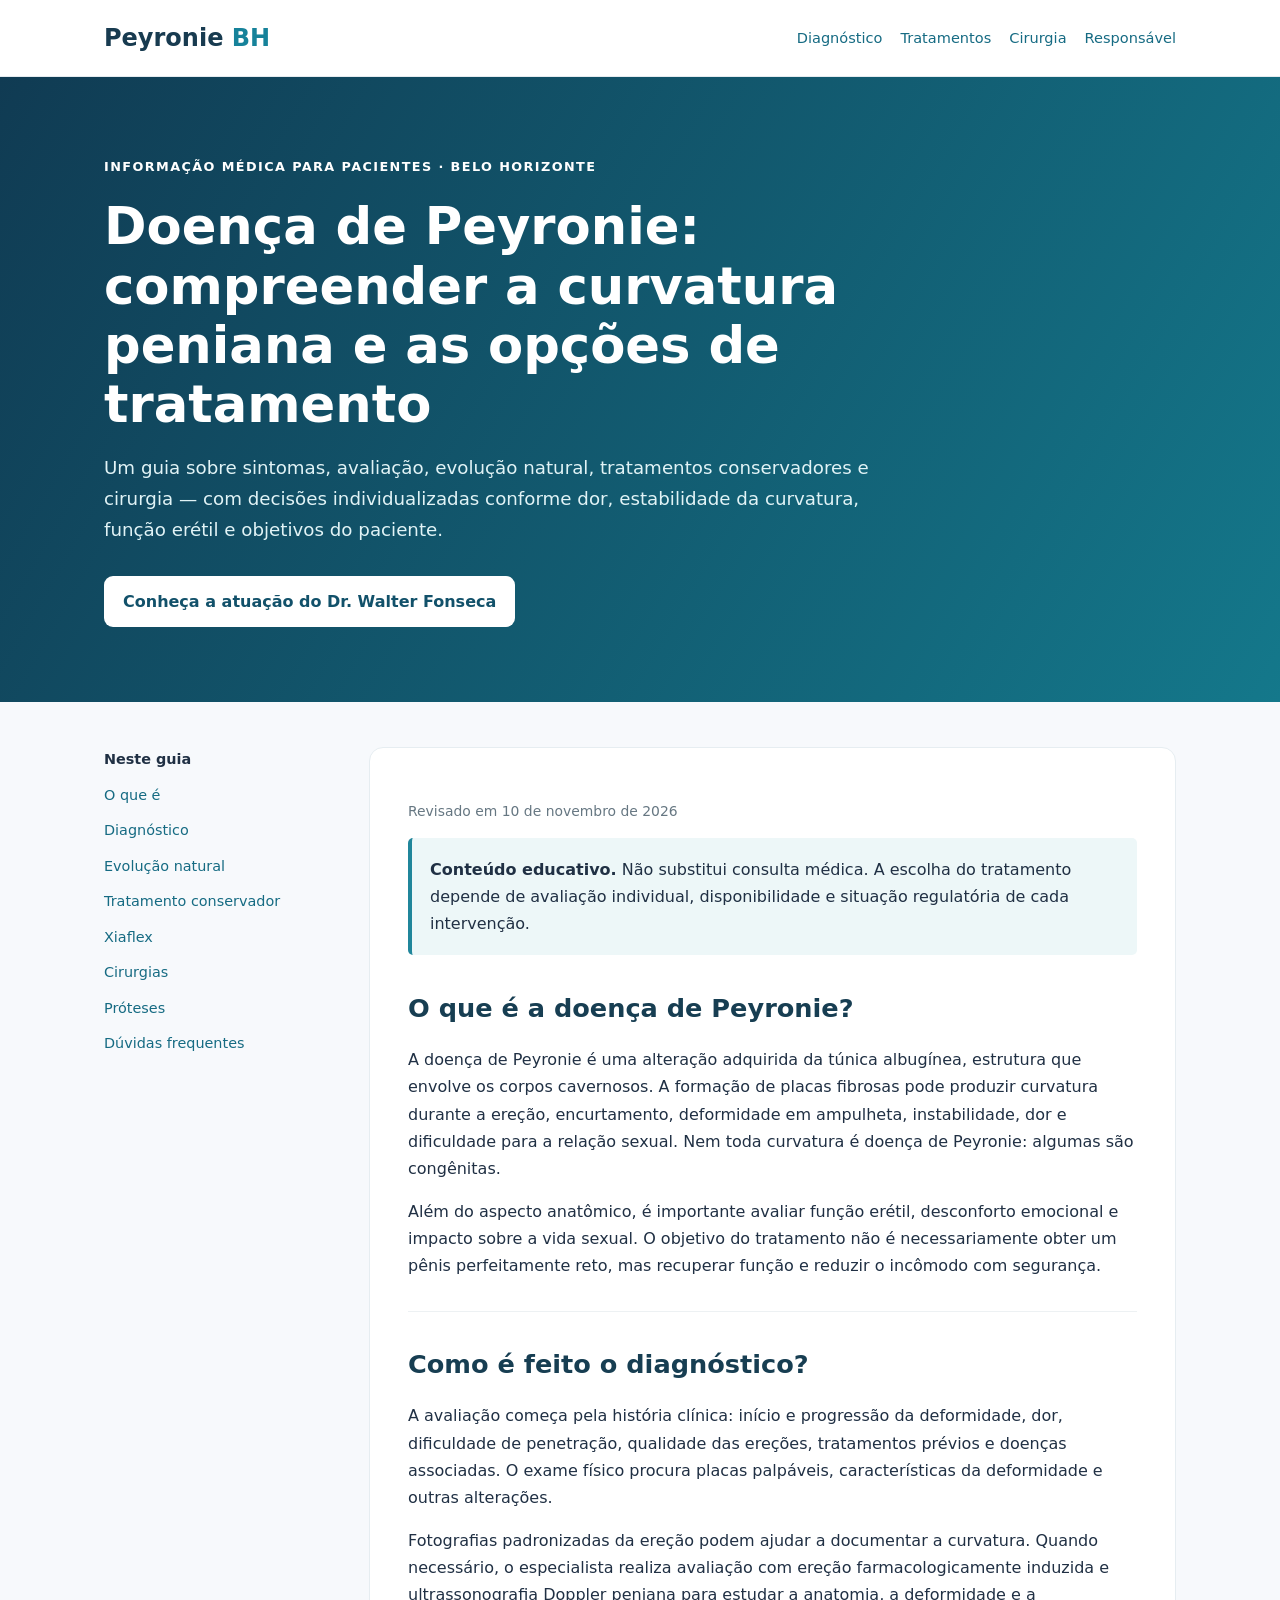
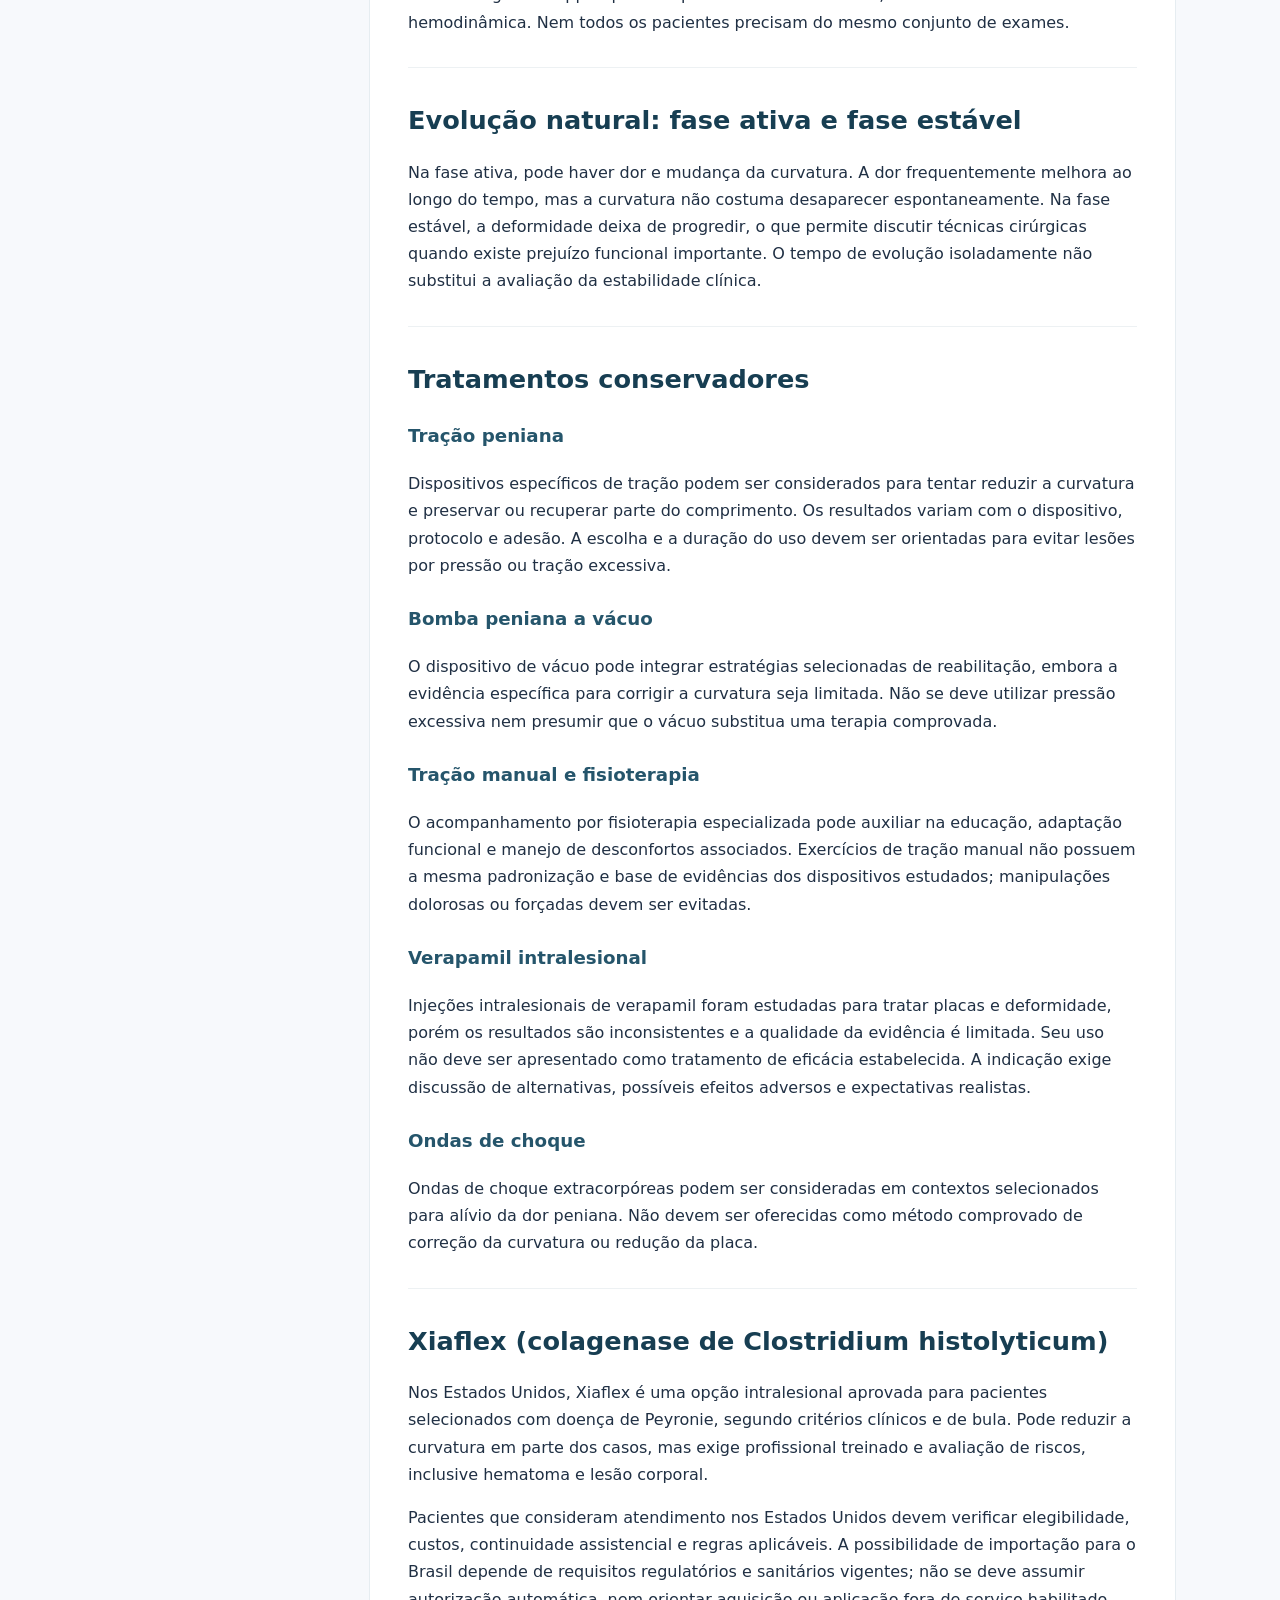
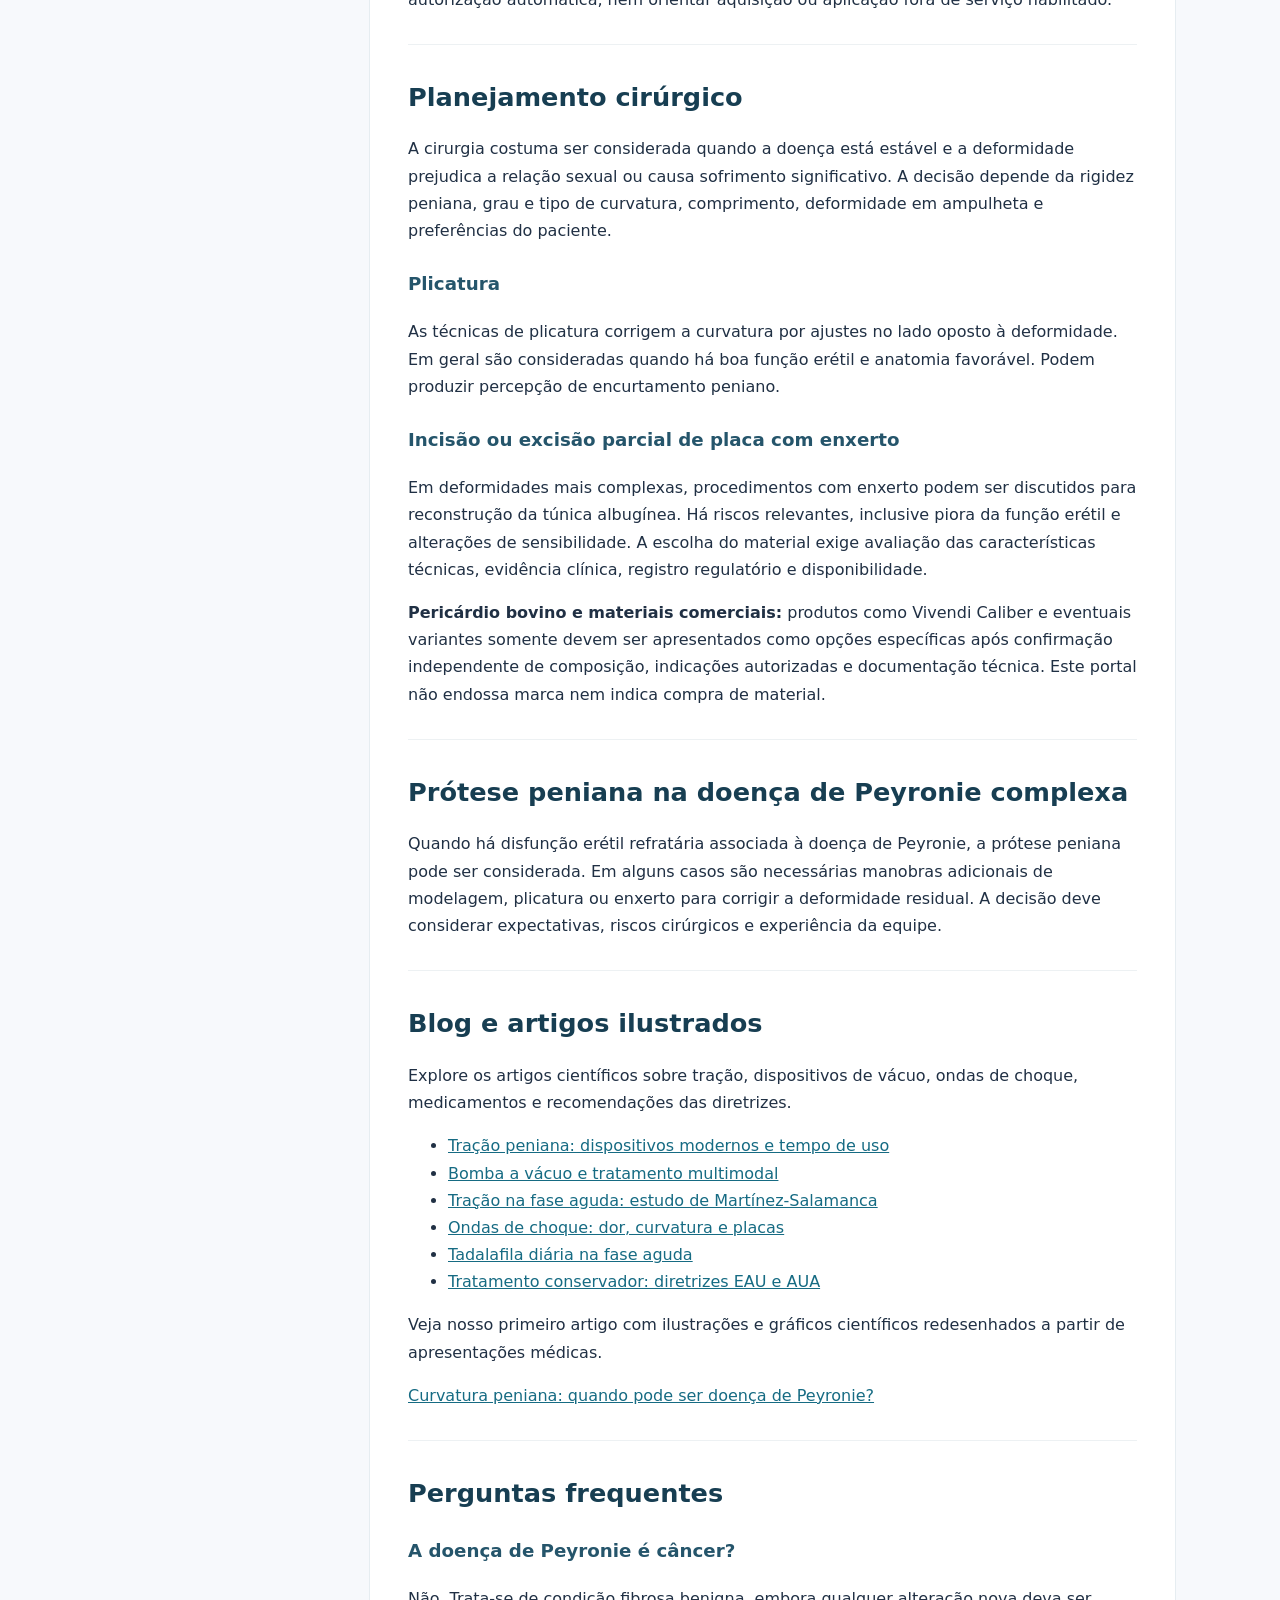
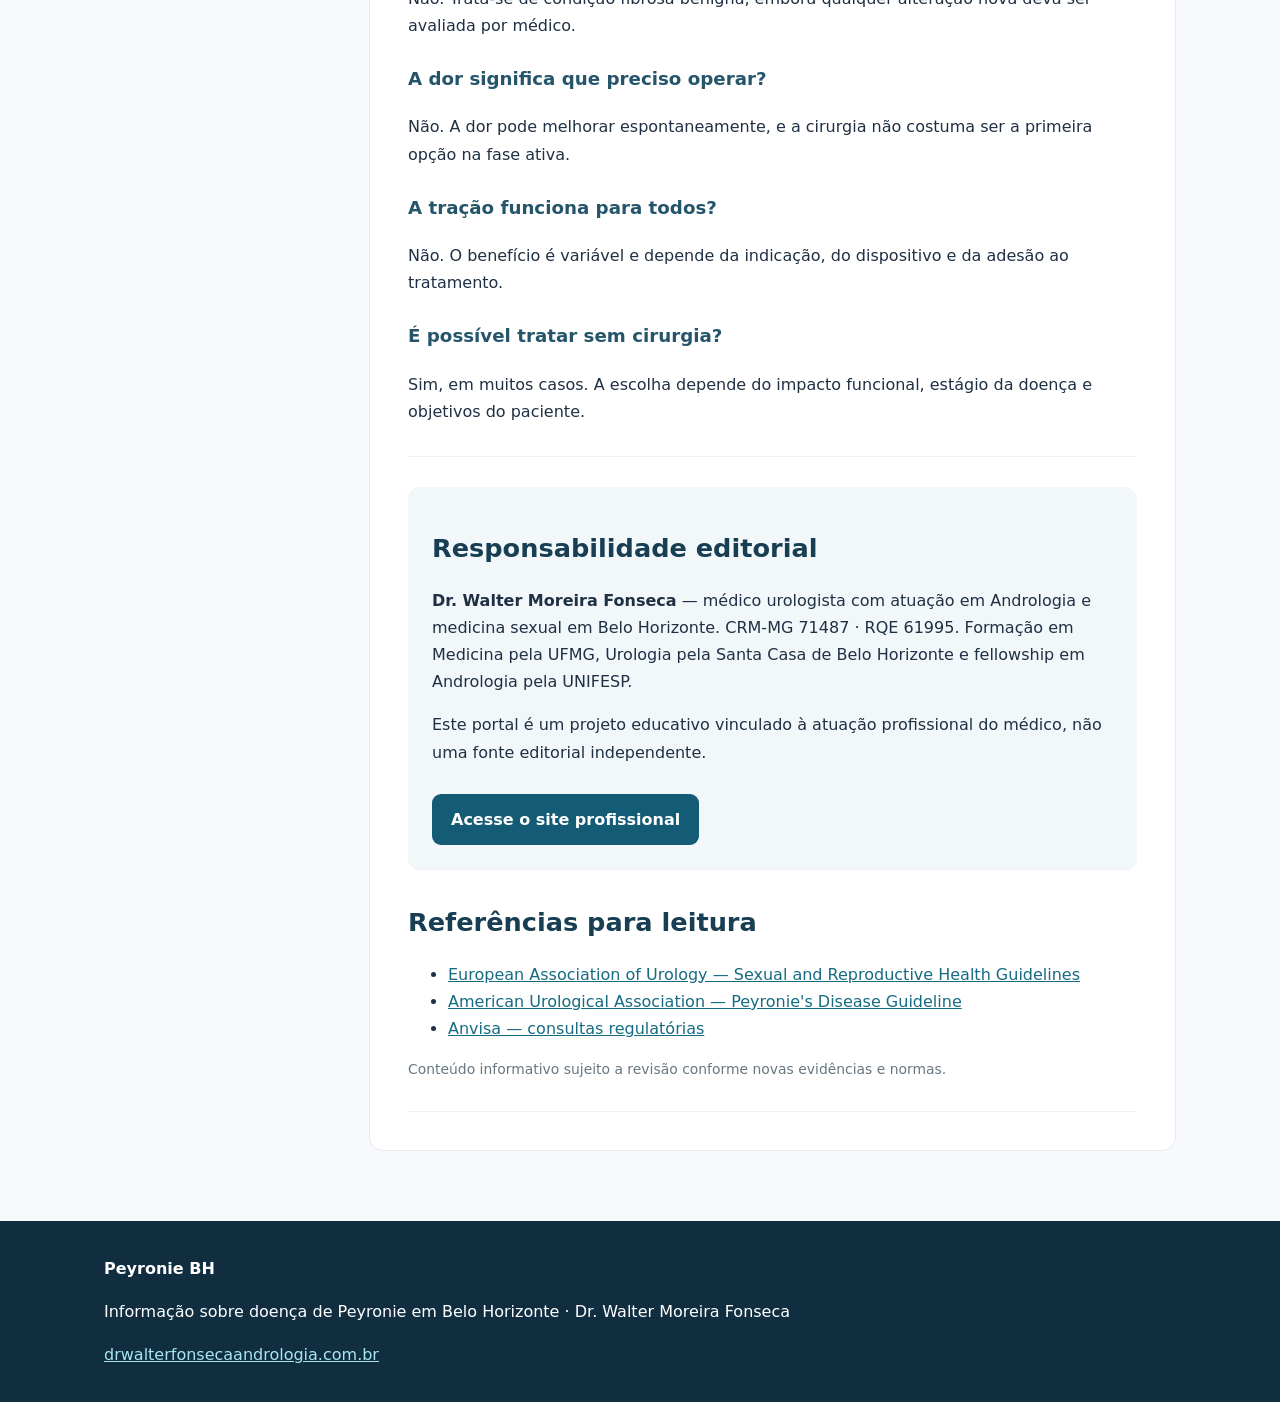
<file: index.html>
<!doctype html><html lang="pt-BR"><head><meta charset="utf-8"><meta name="viewport" content="width=device-width,initial-scale=1"><title>Peyronie BH | Doença de Peyronie: diagnóstico e tratamento</title><meta name="description" content="Guia educativo sobre doença de Peyronie em Belo Horizonte: diagnóstico, evolução, tração, fisioterapia, medicamentos, ondas de choque, cirurgia e prótese peniana."><meta name="robots" content="index,follow"><link rel="canonical" href="https://wmfonseca0310-prog.github.io/peyroniebh/"><link rel="stylesheet" href="style.css"><meta property="og:type" content="website"><meta property="og:title" content="Peyronie BH — Guia da doença de Peyronie"><meta property="og:url" content="https://wmfonseca0310-prog.github.io/peyroniebh/"><script type="application/ld+json">{"@context":"https://schema.org","@type":"WebSite","name":"Peyronie BH","url":"https://wmfonseca0310-prog.github.io/peyroniebh/","inLanguage":"pt-BR","publisher":{"@type":"Person","name":"Dr. Walter Moreira Fonseca","url":"https://drwalterfonsecaandrologia.com.br/"}}</script><script type="application/ld+json">{"@context":"https://schema.org","@type":"WebPage","name":"Peyronie BH — Doença de Peyronie","url":"https://wmfonseca0310-prog.github.io/peyroniebh/","inLanguage":"pt-BR","about":{"@type":"MedicalCondition","name":"Doença de Peyronie"},"author":{"@type":"Person","name":"Dr. Walter Moreira Fonseca","url":"https://drwalterfonsecaandrologia.com.br/"}}</script><meta property="og:description" content="Informação médica sobre doença de Peyronie, diagnóstico e opções de tratamento."><meta name="theme-color" content="#103b53"></head><body><header><div class="wrap top"><a class="brand" href="./">Peyronie <span>BH</span></a><nav><a href="#diagnostico">Diagnóstico</a><a href="#tratamentos">Tratamentos</a><a href="#cirurgia">Cirurgia</a><a href="#autor">Responsável</a></nav></div></header><main><section class="hero"><div class="wrap"><span class="eyebrow">INFORMAÇÃO MÉDICA PARA PACIENTES · BELO HORIZONTE</span><h1>Doença de Peyronie: compreender a curvatura peniana e as opções de tratamento</h1><p>Um guia sobre sintomas, avaliação, evolução natural, tratamentos conservadores e cirurgia — com decisões individualizadas conforme dor, estabilidade da curvatura, função erétil e objetivos do paciente.</p><a class="btn" href="https://drwalterfonsecaandrologia.com.br/">Conheça a atuação do Dr. Walter Fonseca</a></div></section><div class="wrap layout"><aside><strong>Neste guia</strong><a href="#entenda">O que é</a><a href="#diagnostico">Diagnóstico</a><a href="#evolucao">Evolução natural</a><a href="#tratamentos">Tratamento conservador</a><a href="#xiaflex">Xiaflex</a><a href="#cirurgia">Cirurgias</a><a href="#protese">Próteses</a><a href="#faq">Dúvidas frequentes</a></aside><article><p class="muted">Revisado em <time datetime="2026-11-10">10 de novembro de 2026</time></p><div class="notice"><strong>Conteúdo educativo.</strong> Não substitui consulta médica. A escolha do tratamento depende de avaliação individual, disponibilidade e situação regulatória de cada intervenção.</div><section id="entenda"><h2>O que é a doença de Peyronie?</h2><p>A doença de Peyronie é uma alteração adquirida da túnica albugínea, estrutura que envolve os corpos cavernosos. A formação de placas fibrosas pode produzir curvatura durante a ereção, encurtamento, deformidade em ampulheta, instabilidade, dor e dificuldade para a relação sexual. Nem toda curvatura é doença de Peyronie: algumas são congênitas.</p><p>Além do aspecto anatômico, é importante avaliar função erétil, desconforto emocional e impacto sobre a vida sexual. O objetivo do tratamento não é necessariamente obter um pênis perfeitamente reto, mas recuperar função e reduzir o incômodo com segurança.</p></section><section id="diagnostico"><h2>Como é feito o diagnóstico?</h2><p>A avaliação começa pela história clínica: início e progressão da deformidade, dor, dificuldade de penetração, qualidade das ereções, tratamentos prévios e doenças associadas. O exame físico procura placas palpáveis, características da deformidade e outras alterações.</p><p>Fotografias padronizadas da ereção podem ajudar a documentar a curvatura. Quando necessário, o especialista realiza avaliação com ereção farmacologicamente induzida e ultrassonografia Doppler peniana para estudar a anatomia, a deformidade e a hemodinâmica. Nem todos os pacientes precisam do mesmo conjunto de exames.</p></section><section id="evolucao"><h2>Evolução natural: fase ativa e fase estável</h2><p>Na fase ativa, pode haver dor e mudança da curvatura. A dor frequentemente melhora ao longo do tempo, mas a curvatura não costuma desaparecer espontaneamente. Na fase estável, a deformidade deixa de progredir, o que permite discutir técnicas cirúrgicas quando existe prejuízo funcional importante. O tempo de evolução isoladamente não substitui a avaliação da estabilidade clínica.</p></section><section id="tratamentos"><h2>Tratamentos conservadores</h2><h3>Tração peniana</h3><p>Dispositivos específicos de tração podem ser considerados para tentar reduzir a curvatura e preservar ou recuperar parte do comprimento. Os resultados variam com o dispositivo, protocolo e adesão. A escolha e a duração do uso devem ser orientadas para evitar lesões por pressão ou tração excessiva.</p><h3>Bomba peniana a vácuo</h3><p>O dispositivo de vácuo pode integrar estratégias selecionadas de reabilitação, embora a evidência específica para corrigir a curvatura seja limitada. Não se deve utilizar pressão excessiva nem presumir que o vácuo substitua uma terapia comprovada.</p><h3>Tração manual e fisioterapia</h3><p>O acompanhamento por fisioterapia especializada pode auxiliar na educação, adaptação funcional e manejo de desconfortos associados. Exercícios de tração manual não possuem a mesma padronização e base de evidências dos dispositivos estudados; manipulações dolorosas ou forçadas devem ser evitadas.</p><h3>Verapamil intralesional</h3><p>Injeções intralesionais de verapamil foram estudadas para tratar placas e deformidade, porém os resultados são inconsistentes e a qualidade da evidência é limitada. Seu uso não deve ser apresentado como tratamento de eficácia estabelecida. A indicação exige discussão de alternativas, possíveis efeitos adversos e expectativas realistas.</p><h3>Ondas de choque</h3><p>Ondas de choque extracorpóreas podem ser consideradas em contextos selecionados para alívio da dor peniana. Não devem ser oferecidas como método comprovado de correção da curvatura ou redução da placa.</p></section><section id="xiaflex"><h2>Xiaflex (colagenase de Clostridium histolyticum)</h2><p>Nos Estados Unidos, Xiaflex é uma opção intralesional aprovada para pacientes selecionados com doença de Peyronie, segundo critérios clínicos e de bula. Pode reduzir a curvatura em parte dos casos, mas exige profissional treinado e avaliação de riscos, inclusive hematoma e lesão corporal.</p><p>Pacientes que consideram atendimento nos Estados Unidos devem verificar elegibilidade, custos, continuidade assistencial e regras aplicáveis. A possibilidade de importação para o Brasil depende de requisitos regulatórios e sanitários vigentes; não se deve assumir autorização automática, nem orientar aquisição ou aplicação fora de serviço habilitado.</p></section><section id="cirurgia"><h2>Planejamento cirúrgico</h2><p>A cirurgia costuma ser considerada quando a doença está estável e a deformidade prejudica a relação sexual ou causa sofrimento significativo. A decisão depende da rigidez peniana, grau e tipo de curvatura, comprimento, deformidade em ampulheta e preferências do paciente.</p><h3>Plicatura</h3><p>As técnicas de plicatura corrigem a curvatura por ajustes no lado oposto à deformidade. Em geral são consideradas quando há boa função erétil e anatomia favorável. Podem produzir percepção de encurtamento peniano.</p><h3>Incisão ou excisão parcial de placa com enxerto</h3><p>Em deformidades mais complexas, procedimentos com enxerto podem ser discutidos para reconstrução da túnica albugínea. Há riscos relevantes, inclusive piora da função erétil e alterações de sensibilidade. A escolha do material exige avaliação das características técnicas, evidência clínica, registro regulatório e disponibilidade.</p><p><strong>Pericárdio bovino e materiais comerciais:</strong> produtos como Vivendi Caliber e eventuais variantes somente devem ser apresentados como opções específicas após confirmação independente de composição, indicações autorizadas e documentação técnica. Este portal não endossa marca nem indica compra de material.</p></section><section id="protese"><h2>Prótese peniana na doença de Peyronie complexa</h2><p>Quando há disfunção erétil refratária associada à doença de Peyronie, a prótese peniana pode ser considerada. Em alguns casos são necessárias manobras adicionais de modelagem, plicatura ou enxerto para corrigir a deformidade residual. A decisão deve considerar expectativas, riscos cirúrgicos e experiência da equipe.</p></section><section id="blog"><h2>Blog e artigos ilustrados</h2><p>Explore os artigos científicos sobre tração, dispositivos de vácuo, ondas de choque, medicamentos e recomendações das diretrizes.</p><ul><li><a href="blog/tracao-peniana-dispositivos-restorex/">Tração peniana: dispositivos modernos e tempo de uso</a></li><li><a href="blog/bomba-vacuo-peyronie-tratamento-multimodal/">Bomba a vácuo e tratamento multimodal</a></li><li><a href="blog/peyronie-fase-aguda-tracao-martinez-salamanca/">Tração na fase aguda: estudo de Martínez-Salamanca</a></li><li><a href="blog/ondas-choque-peyronie-dor-curvatura/">Ondas de choque: dor, curvatura e placas</a></li><li><a href="blog/tadalafila-diaria-peyronie-fase-aguda/">Tadalafila diária na fase aguda</a></li><li><a href="blog/tratamento-conservador-peyronie-diretrizes-eau-aua/">Tratamento conservador: diretrizes EAU e AUA</a></li></ul><p>Veja nosso primeiro artigo com ilustrações e gráficos científicos redesenhados a partir de apresentações médicas.</p><p><a href="blog/curvatura-peniana-peyronie/">Curvatura peniana: quando pode ser doença de Peyronie?</a></p></section><section id="faq"><h2>Perguntas frequentes</h2><h3>A doença de Peyronie é câncer?</h3><p>Não. Trata-se de condição fibrosa benigna, embora qualquer alteração nova deva ser avaliada por médico.</p><h3>A dor significa que preciso operar?</h3><p>Não. A dor pode melhorar espontaneamente, e a cirurgia não costuma ser a primeira opção na fase ativa.</p><h3>A tração funciona para todos?</h3><p>Não. O benefício é variável e depende da indicação, do dispositivo e da adesão ao tratamento.</p><h3>É possível tratar sem cirurgia?</h3><p>Sim, em muitos casos. A escolha depende do impacto funcional, estágio da doença e objetivos do paciente.</p></section><section id="autor" class="author"><h2>Responsabilidade editorial</h2><p><strong>Dr. Walter Moreira Fonseca</strong> — médico urologista com atuação em Andrologia e medicina sexual em Belo Horizonte. CRM-MG 71487 · RQE 61995. Formação em Medicina pela UFMG, Urologia pela Santa Casa de Belo Horizonte e fellowship em Andrologia pela UNIFESP.</p><p>Este portal é um projeto educativo vinculado à atuação profissional do médico, não uma fonte editorial independente.</p><a class="btn" href="https://drwalterfonsecaandrologia.com.br/">Acesse o site profissional</a></section><section><h2>Referências para leitura</h2><ul><li><a href="https://uroweb.org/guidelines/sexual-and-reproductive-health" target="_blank" rel="noopener">European Association of Urology — Sexual and Reproductive Health Guidelines</a></li><li><a href="https://www.auanet.org/guidelines-and-quality/guidelines/peyronies-disease-guideline" target="_blank" rel="noopener">American Urological Association — Peyronie's Disease Guideline</a></li><li><a href="https://consultas.anvisa.gov.br/" target="_blank" rel="noopener">Anvisa — consultas regulatórias</a></li></ul><p class="muted">Conteúdo informativo sujeito a revisão conforme novas evidências e normas.</p></section></article></div></main><footer><div class="wrap"><strong>Peyronie BH</strong><p>Informação sobre doença de Peyronie em Belo Horizonte · Dr. Walter Moreira Fonseca</p><a href="https://drwalterfonsecaandrologia.com.br/">drwalterfonsecaandrologia.com.br</a></div></footer></body></html>
</file>
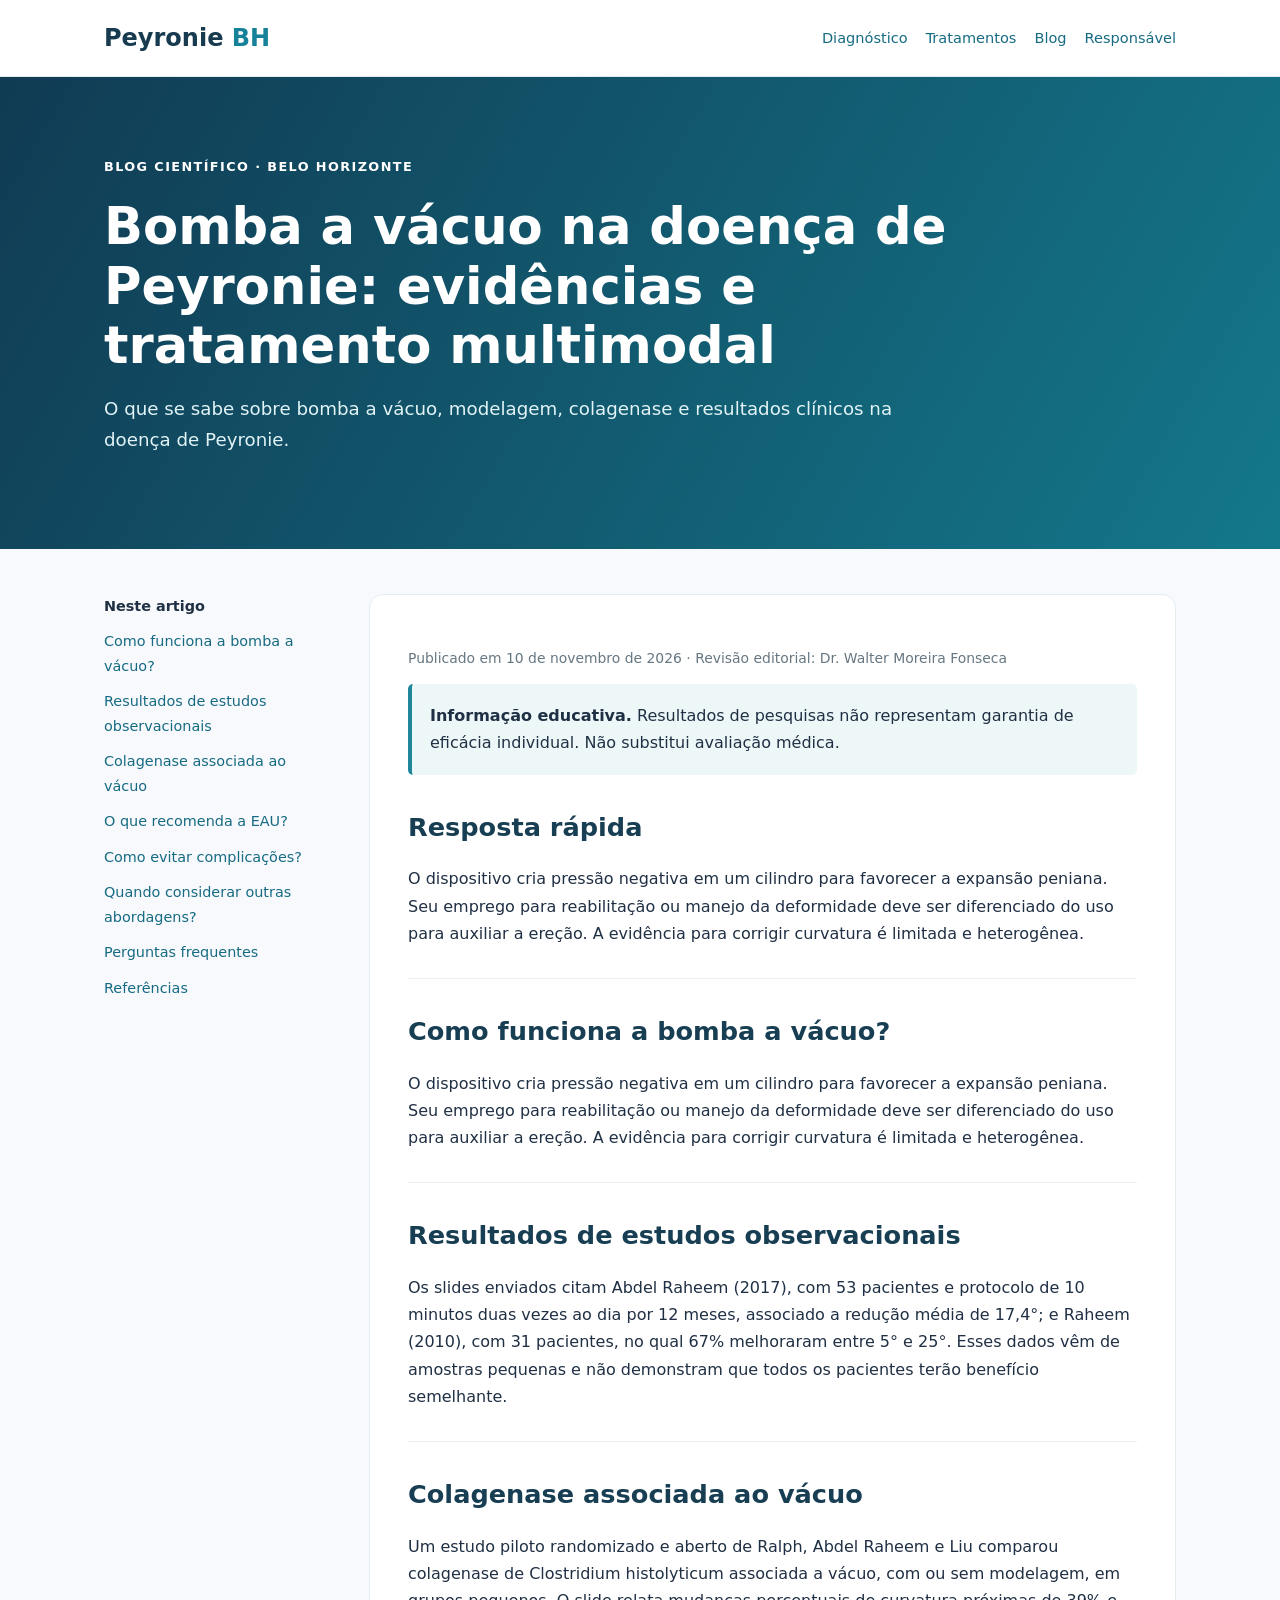
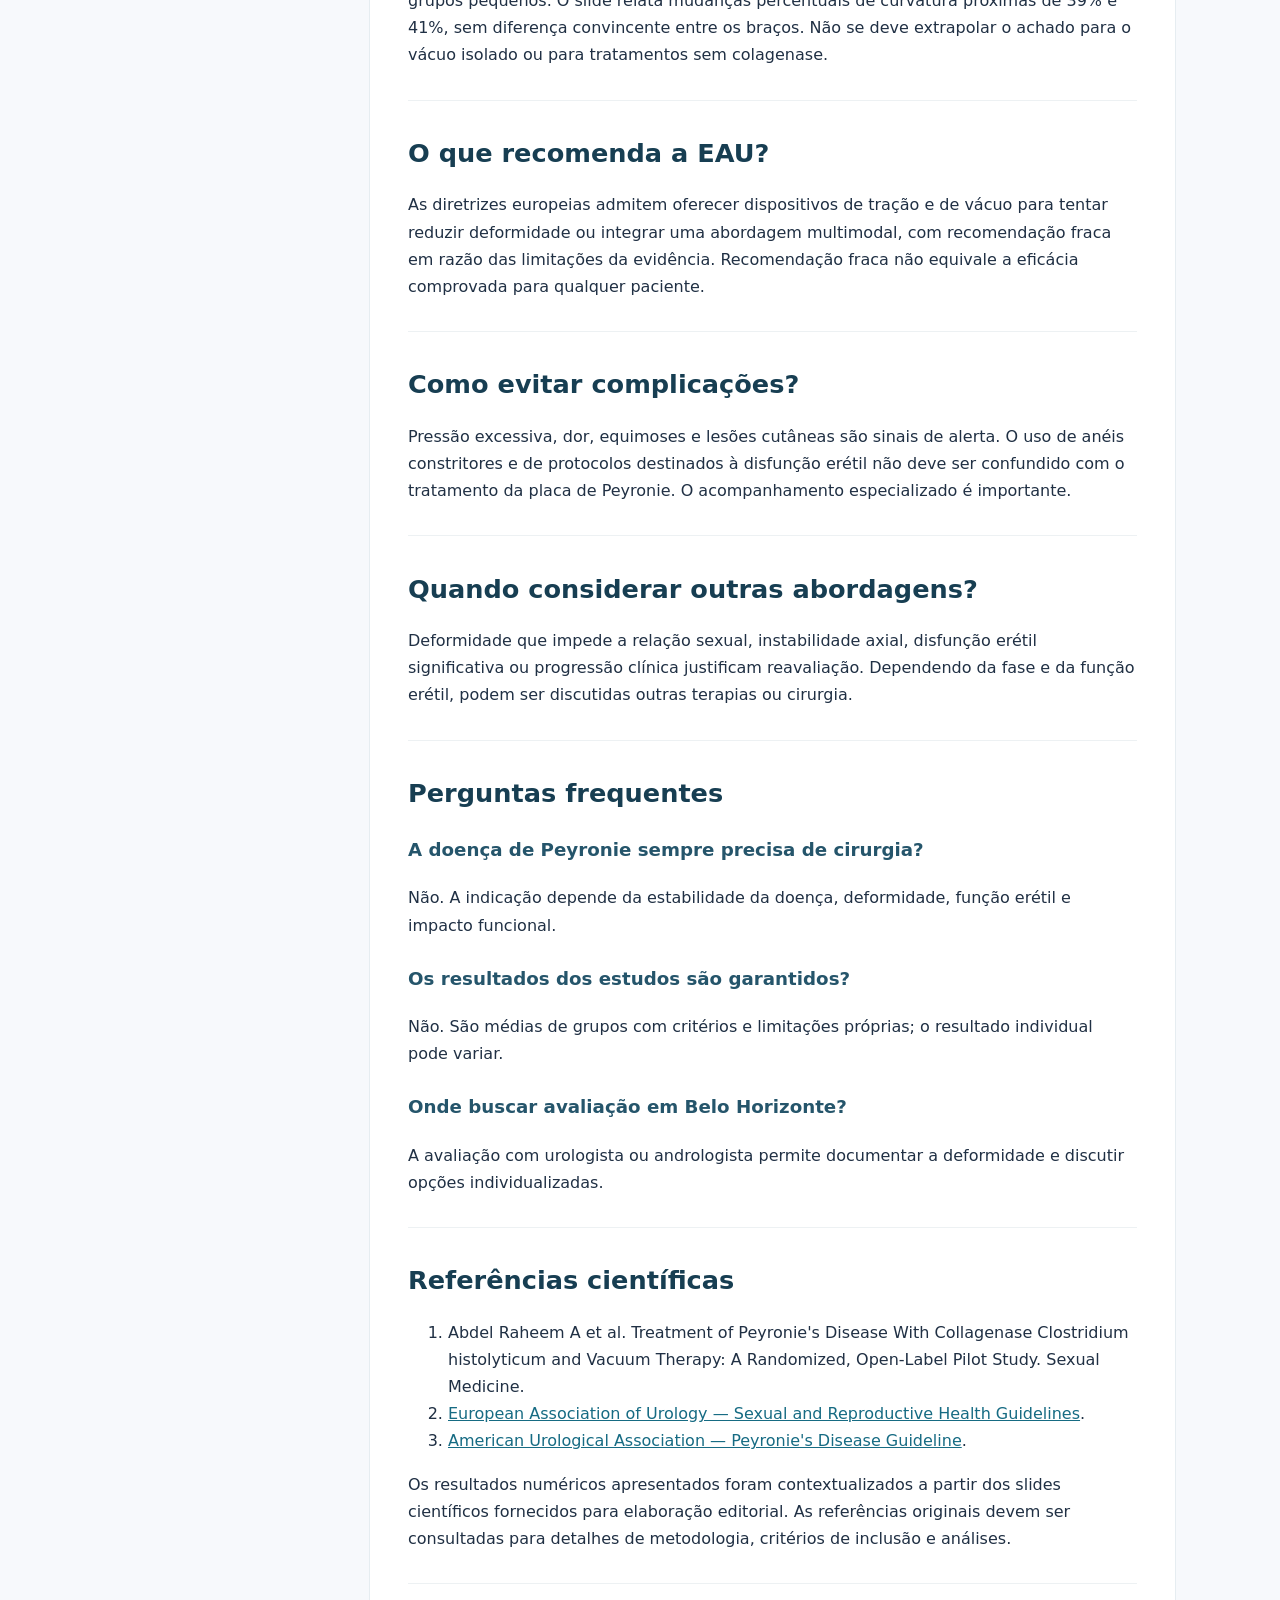
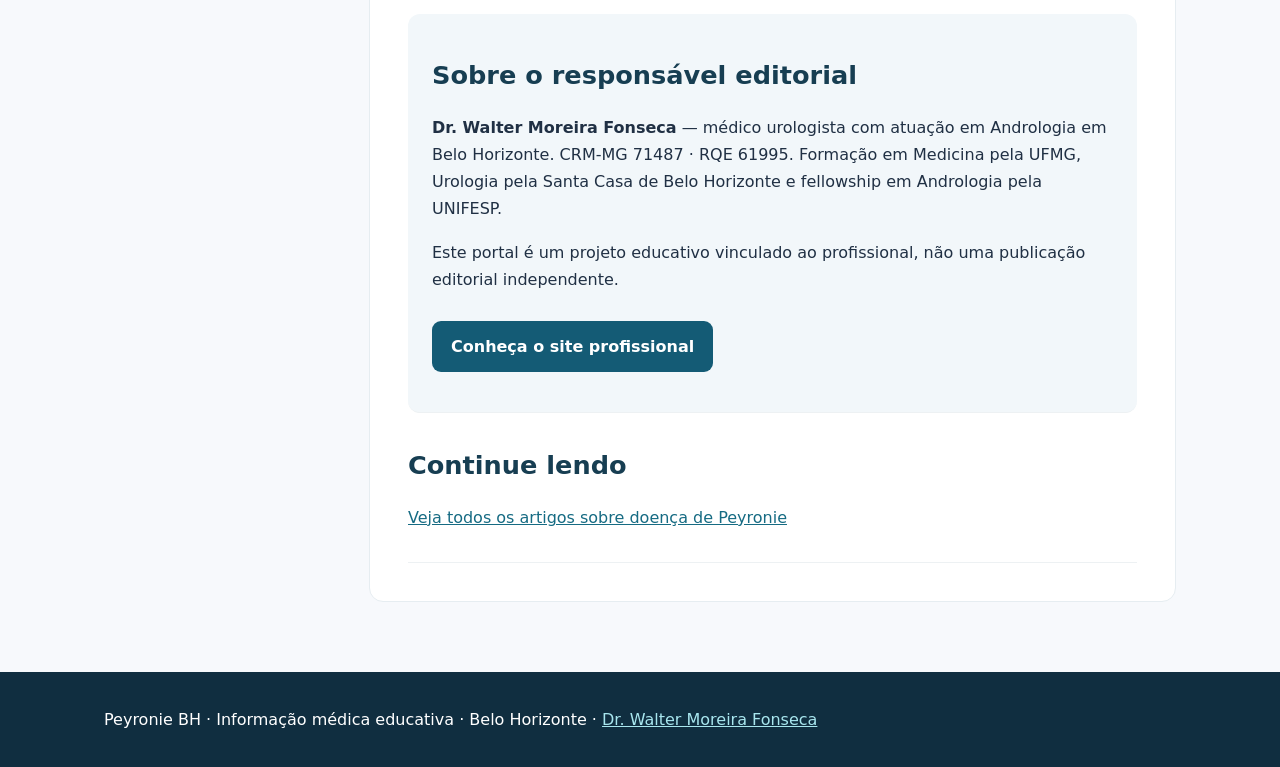
<file: blog/bomba-vacuo-peyronie-tratamento-multimodal/index.html>
<!doctype html><html lang="pt-BR"><head><meta charset="utf-8"><meta name="viewport" content="width=device-width,initial-scale=1"><title>Bomba a vácuo na doença de Peyronie: evidências e tratamento multimodal | Peyronie BH</title><meta name="description" content="O que se sabe sobre bomba a vácuo, modelagem, colagenase e resultados clínicos na doença de Peyronie."><meta name="robots" content="index,follow"><link rel="canonical" href="https://wmfonseca0310-prog.github.io/peyroniebh/blog/bomba-vacuo-peyronie-tratamento-multimodal/"><link rel="stylesheet" href="../../style.css"><meta property="og:type" content="article"><meta property="og:title" content="Bomba a vácuo na doença de Peyronie: evidências e tratamento multimodal"><meta property="og:description" content="O que se sabe sobre bomba a vácuo, modelagem, colagenase e resultados clínicos na doença de Peyronie."><meta property="og:url" content="https://wmfonseca0310-prog.github.io/peyroniebh/blog/bomba-vacuo-peyronie-tratamento-multimodal/"><script type="application/ld+json">{"@context":"https://schema.org","@type":"BlogPosting","headline":"Bomba a vácuo na doença de Peyronie: evidências e tratamento multimodal","description":"O que se sabe sobre bomba a vácuo, modelagem, colagenase e resultados clínicos na doença de Peyronie.","inLanguage":"pt-BR","mainEntityOfPage":"https://wmfonseca0310-prog.github.io/peyroniebh/blog/bomba-vacuo-peyronie-tratamento-multimodal/","datePublished":"2026-11-10","dateModified":"2026-11-10","author":{"@type":"Person","name":"Dr. Walter Moreira Fonseca","url":"https://drwalterfonsecaandrologia.com.br/"},"publisher":{"@type":"Person","name":"Dr. Walter Moreira Fonseca"}}</script><script type="application/ld+json">{"@context":"https://schema.org","@type":"FAQPage","mainEntity":[{"@type":"Question","name":"A doença de Peyronie sempre precisa de cirurgia?","acceptedAnswer":{"@type":"Answer","text":"Não. A indicação depende da estabilidade da doença, deformidade, função erétil e impacto funcional."}},{"@type":"Question","name":"Os resultados dos estudos são garantidos?","acceptedAnswer":{"@type":"Answer","text":"Não. São médias de grupos com critérios e limitações próprias; o resultado individual pode variar."}},{"@type":"Question","name":"Onde buscar avaliação em Belo Horizonte?","acceptedAnswer":{"@type":"Answer","text":"A avaliação com urologista ou andrologista permite documentar a deformidade e discutir opções individualizadas."}}]}</script></head><body><header><div class="wrap top"><a class="brand" href="../../">Peyronie <span>BH</span></a><nav><a href="../../#diagnostico">Diagnóstico</a><a href="../../#tratamentos">Tratamentos</a><a href="../../#blog">Blog</a><a href="../../#autor">Responsável</a></nav></div></header><main><section class="hero"><div class="wrap"><span class="eyebrow">BLOG CIENTÍFICO · BELO HORIZONTE</span><h1>Bomba a vácuo na doença de Peyronie: evidências e tratamento multimodal</h1><p>O que se sabe sobre bomba a vácuo, modelagem, colagenase e resultados clínicos na doença de Peyronie.</p></div></section><div class="wrap layout"><aside><strong>Neste artigo</strong><a href="#sec-1">Como funciona a bomba a vácuo?</a><a href="#sec-2">Resultados de estudos observacionais</a><a href="#sec-3">Colagenase associada ao vácuo</a><a href="#sec-4">O que recomenda a EAU?</a><a href="#sec-5">Como evitar complicações?</a><a href="#sec-6">Quando considerar outras abordagens?</a><a href="#faq">Perguntas frequentes</a><a href="#refs">Referências</a></aside><article><p class="muted">Publicado em <time datetime="2026-11-10">10 de novembro de 2026</time> · Revisão editorial: Dr. Walter Moreira Fonseca</p><div class="notice"><strong>Informação educativa.</strong> Resultados de pesquisas não representam garantia de eficácia individual. Não substitui avaliação médica.</div><section><h2>Resposta rápida</h2><p>O dispositivo cria pressão negativa em um cilindro para favorecer a expansão peniana. Seu emprego para reabilitação ou manejo da deformidade deve ser diferenciado do uso para auxiliar a ereção. A evidência para corrigir curvatura é limitada e heterogênea.</p></section><section id="sec-1"><h2>Como funciona a bomba a vácuo?</h2><p>O dispositivo cria pressão negativa em um cilindro para favorecer a expansão peniana. Seu emprego para reabilitação ou manejo da deformidade deve ser diferenciado do uso para auxiliar a ereção. A evidência para corrigir curvatura é limitada e heterogênea.</p></section><section id="sec-2"><h2>Resultados de estudos observacionais</h2><p>Os slides enviados citam Abdel Raheem (2017), com 53 pacientes e protocolo de 10 minutos duas vezes ao dia por 12 meses, associado a redução média de 17,4°; e Raheem (2010), com 31 pacientes, no qual 67% melhoraram entre 5° e 25°. Esses dados vêm de amostras pequenas e não demonstram que todos os pacientes terão benefício semelhante.</p></section><section id="sec-3"><h2>Colagenase associada ao vácuo</h2><p>Um estudo piloto randomizado e aberto de Ralph, Abdel Raheem e Liu comparou colagenase de Clostridium histolyticum associada a vácuo, com ou sem modelagem, em grupos pequenos. O slide relata mudanças percentuais de curvatura próximas de 39% e 41%, sem diferença convincente entre os braços. Não se deve extrapolar o achado para o vácuo isolado ou para tratamentos sem colagenase.</p></section><section id="sec-4"><h2>O que recomenda a EAU?</h2><p>As diretrizes europeias admitem oferecer dispositivos de tração e de vácuo para tentar reduzir deformidade ou integrar uma abordagem multimodal, com recomendação fraca em razão das limitações da evidência. Recomendação fraca não equivale a eficácia comprovada para qualquer paciente.</p></section><section id="sec-5"><h2>Como evitar complicações?</h2><p>Pressão excessiva, dor, equimoses e lesões cutâneas são sinais de alerta. O uso de anéis constritores e de protocolos destinados à disfunção erétil não deve ser confundido com o tratamento da placa de Peyronie. O acompanhamento especializado é importante.</p></section><section id="sec-6"><h2>Quando considerar outras abordagens?</h2><p>Deformidade que impede a relação sexual, instabilidade axial, disfunção erétil significativa ou progressão clínica justificam reavaliação. Dependendo da fase e da função erétil, podem ser discutidas outras terapias ou cirurgia.</p></section><section id="faq"><h2>Perguntas frequentes</h2><h3>A doença de Peyronie sempre precisa de cirurgia?</h3><p>Não. A indicação depende da estabilidade da doença, deformidade, função erétil e impacto funcional.</p><h3>Os resultados dos estudos são garantidos?</h3><p>Não. São médias de grupos com critérios e limitações próprias; o resultado individual pode variar.</p><h3>Onde buscar avaliação em Belo Horizonte?</h3><p>A avaliação com urologista ou andrologista permite documentar a deformidade e discutir opções individualizadas.</p></section><section id="refs"><h2>Referências científicas</h2><ol><li>Abdel Raheem A et al. Treatment of Peyronie's Disease With Collagenase Clostridium histolyticum and Vacuum Therapy: A Randomized, Open-Label Pilot Study. Sexual Medicine.</li><li><a href="https://uroweb.org/guidelines/sexual-and-reproductive-health" target="_blank" rel="noopener noreferrer">European Association of Urology — Sexual and Reproductive Health Guidelines</a>.</li><li><a href="https://www.auanet.org/guidelines-and-quality/guidelines/peyronies-disease-guideline" target="_blank" rel="noopener noreferrer">American Urological Association — Peyronie's Disease Guideline</a>.</li></ol><p>Os resultados numéricos apresentados foram contextualizados a partir dos slides científicos fornecidos para elaboração editorial. As referências originais devem ser consultadas para detalhes de metodologia, critérios de inclusão e análises.</p></section><section class="author"><h2>Sobre o responsável editorial</h2><p><strong>Dr. Walter Moreira Fonseca</strong> — médico urologista com atuação em Andrologia em Belo Horizonte. CRM-MG 71487 · RQE 61995. Formação em Medicina pela UFMG, Urologia pela Santa Casa de Belo Horizonte e fellowship em Andrologia pela UNIFESP.</p><p>Este portal é um projeto educativo vinculado ao profissional, não uma publicação editorial independente.</p><p><a class="btn" href="https://drwalterfonsecaandrologia.com.br/">Conheça o site profissional</a></p></section><section><h2>Continue lendo</h2><p><a href="../../#blog">Veja todos os artigos sobre doença de Peyronie</a></p></section></article></div></main><footer><div class="wrap">Peyronie BH · Informação médica educativa · Belo Horizonte · <a href="https://drwalterfonsecaandrologia.com.br/">Dr. Walter Moreira Fonseca</a></div></footer></body></html>
</file>
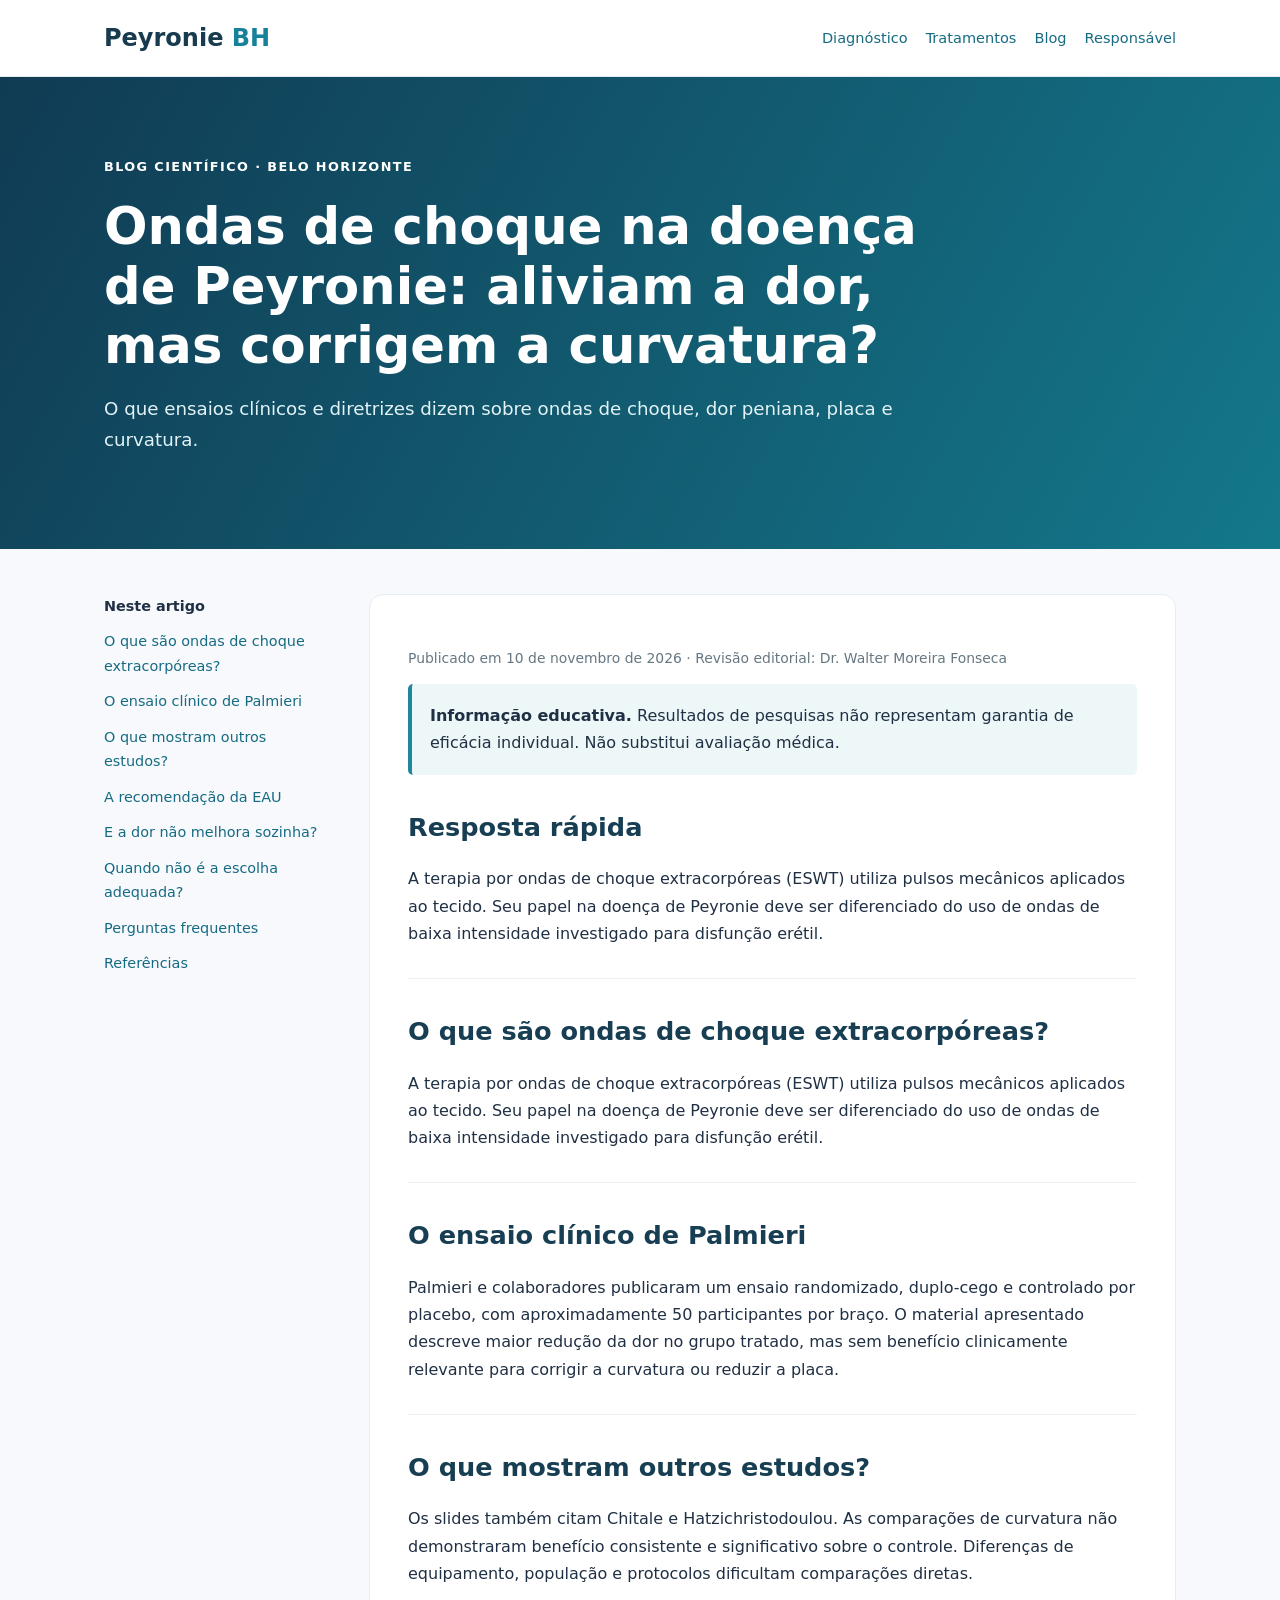
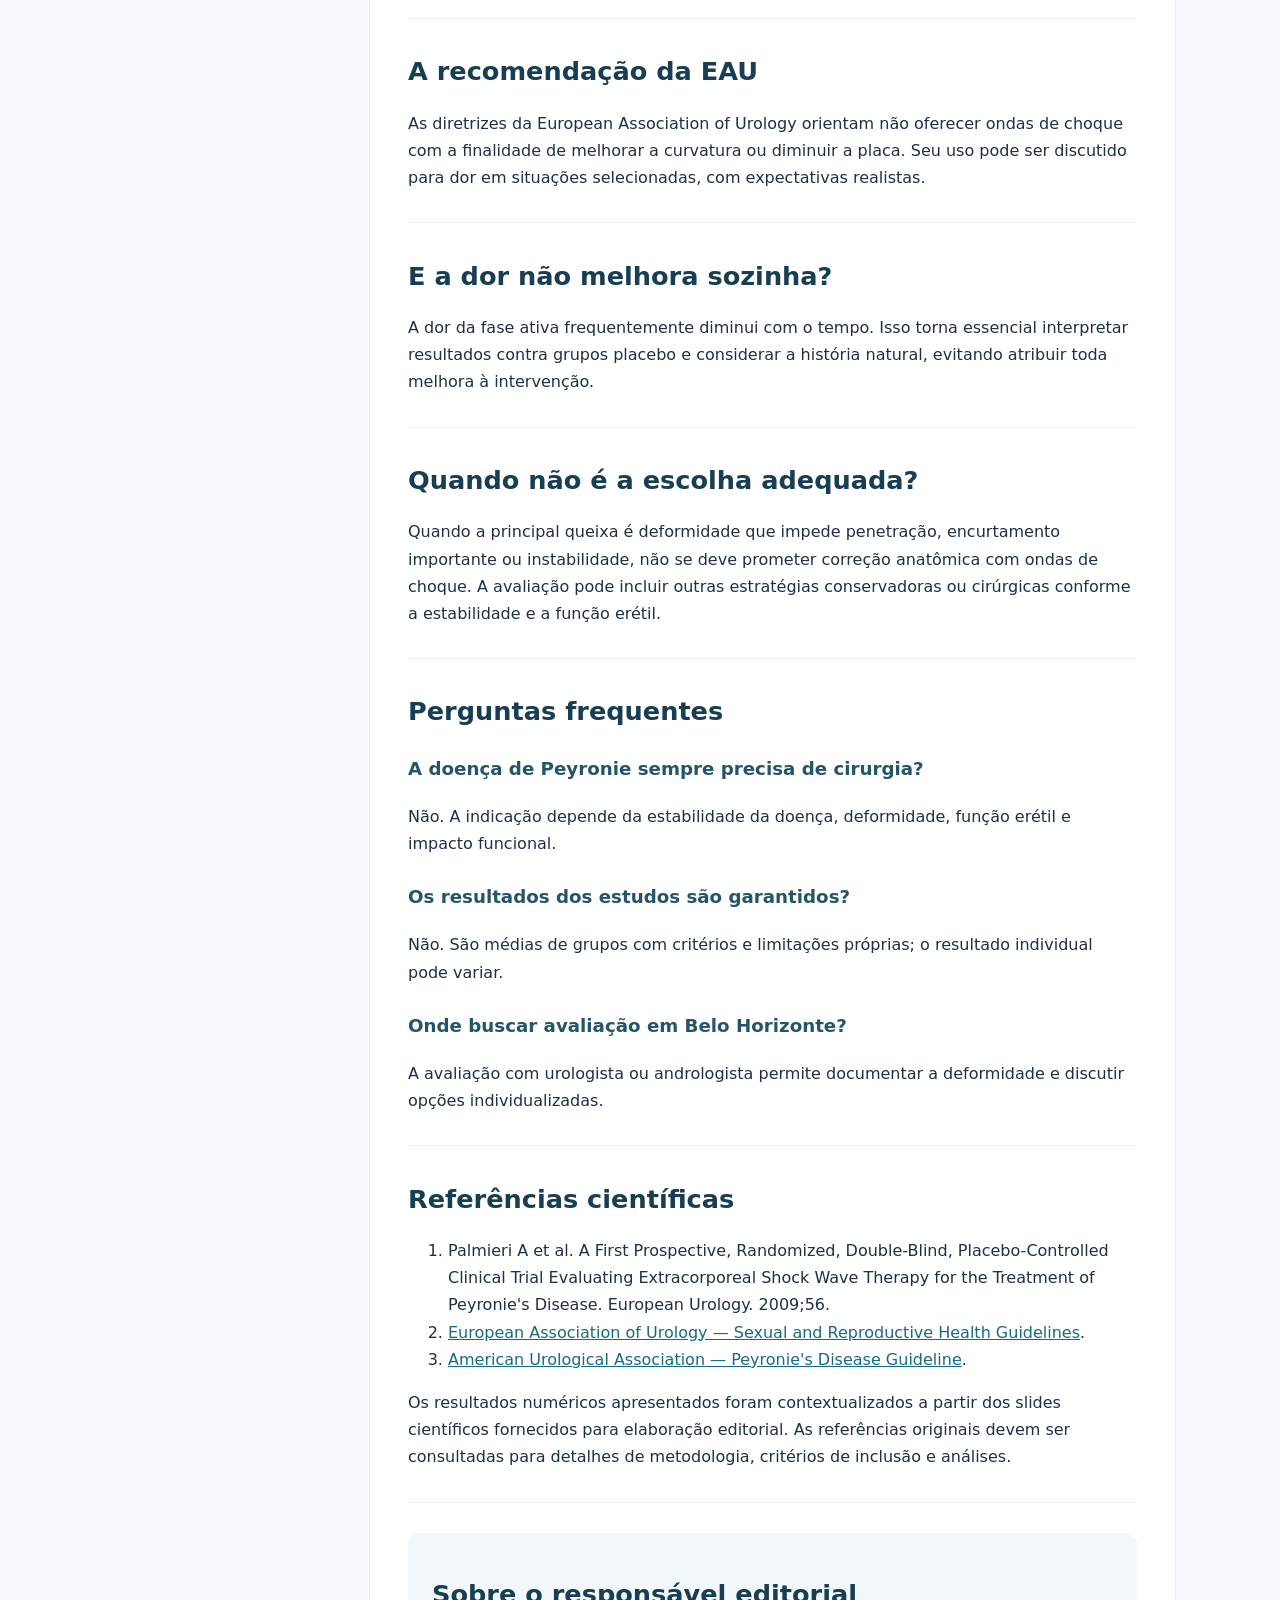
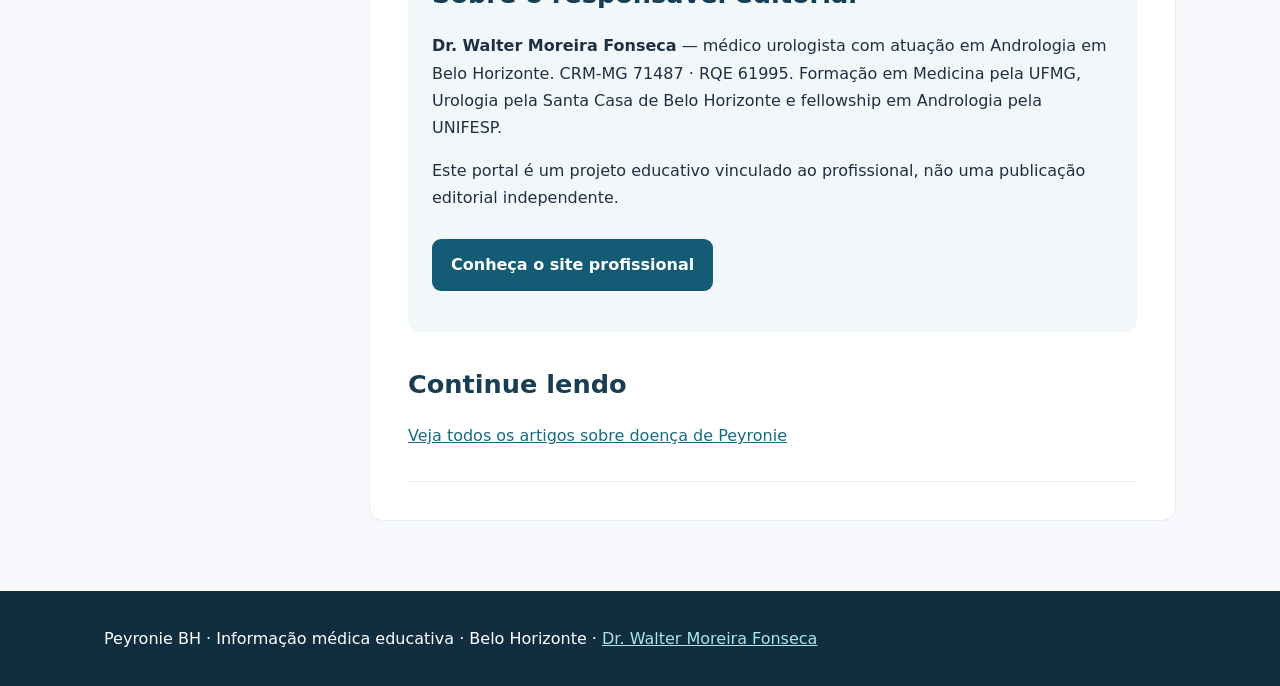
<file: blog/ondas-choque-peyronie-dor-curvatura/index.html>
<!doctype html><html lang="pt-BR"><head><meta charset="utf-8"><meta name="viewport" content="width=device-width,initial-scale=1"><title>Ondas de choque na doença de Peyronie: aliviam a dor, mas corrigem a curvatura? | Peyronie BH</title><meta name="description" content="O que ensaios clínicos e diretrizes dizem sobre ondas de choque, dor peniana, placa e curvatura."><meta name="robots" content="index,follow"><link rel="canonical" href="https://wmfonseca0310-prog.github.io/peyroniebh/blog/ondas-choque-peyronie-dor-curvatura/"><link rel="stylesheet" href="../../style.css"><meta property="og:type" content="article"><meta property="og:title" content="Ondas de choque na doença de Peyronie: aliviam a dor, mas corrigem a curvatura?"><meta property="og:description" content="O que ensaios clínicos e diretrizes dizem sobre ondas de choque, dor peniana, placa e curvatura."><meta property="og:url" content="https://wmfonseca0310-prog.github.io/peyroniebh/blog/ondas-choque-peyronie-dor-curvatura/"><script type="application/ld+json">{"@context":"https://schema.org","@type":"BlogPosting","headline":"Ondas de choque na doença de Peyronie: aliviam a dor, mas corrigem a curvatura?","description":"O que ensaios clínicos e diretrizes dizem sobre ondas de choque, dor peniana, placa e curvatura.","inLanguage":"pt-BR","mainEntityOfPage":"https://wmfonseca0310-prog.github.io/peyroniebh/blog/ondas-choque-peyronie-dor-curvatura/","datePublished":"2026-11-10","dateModified":"2026-11-10","author":{"@type":"Person","name":"Dr. Walter Moreira Fonseca","url":"https://drwalterfonsecaandrologia.com.br/"},"publisher":{"@type":"Person","name":"Dr. Walter Moreira Fonseca"}}</script><script type="application/ld+json">{"@context":"https://schema.org","@type":"FAQPage","mainEntity":[{"@type":"Question","name":"A doença de Peyronie sempre precisa de cirurgia?","acceptedAnswer":{"@type":"Answer","text":"Não. A indicação depende da estabilidade da doença, deformidade, função erétil e impacto funcional."}},{"@type":"Question","name":"Os resultados dos estudos são garantidos?","acceptedAnswer":{"@type":"Answer","text":"Não. São médias de grupos com critérios e limitações próprias; o resultado individual pode variar."}},{"@type":"Question","name":"Onde buscar avaliação em Belo Horizonte?","acceptedAnswer":{"@type":"Answer","text":"A avaliação com urologista ou andrologista permite documentar a deformidade e discutir opções individualizadas."}}]}</script></head><body><header><div class="wrap top"><a class="brand" href="../../">Peyronie <span>BH</span></a><nav><a href="../../#diagnostico">Diagnóstico</a><a href="../../#tratamentos">Tratamentos</a><a href="../../#blog">Blog</a><a href="../../#autor">Responsável</a></nav></div></header><main><section class="hero"><div class="wrap"><span class="eyebrow">BLOG CIENTÍFICO · BELO HORIZONTE</span><h1>Ondas de choque na doença de Peyronie: aliviam a dor, mas corrigem a curvatura?</h1><p>O que ensaios clínicos e diretrizes dizem sobre ondas de choque, dor peniana, placa e curvatura.</p></div></section><div class="wrap layout"><aside><strong>Neste artigo</strong><a href="#sec-1">O que são ondas de choque extracorpóreas?</a><a href="#sec-2">O ensaio clínico de Palmieri</a><a href="#sec-3">O que mostram outros estudos?</a><a href="#sec-4">A recomendação da EAU</a><a href="#sec-5">E a dor não melhora sozinha?</a><a href="#sec-6">Quando não é a escolha adequada?</a><a href="#faq">Perguntas frequentes</a><a href="#refs">Referências</a></aside><article><p class="muted">Publicado em <time datetime="2026-11-10">10 de novembro de 2026</time> · Revisão editorial: Dr. Walter Moreira Fonseca</p><div class="notice"><strong>Informação educativa.</strong> Resultados de pesquisas não representam garantia de eficácia individual. Não substitui avaliação médica.</div><section><h2>Resposta rápida</h2><p>A terapia por ondas de choque extracorpóreas (ESWT) utiliza pulsos mecânicos aplicados ao tecido. Seu papel na doença de Peyronie deve ser diferenciado do uso de ondas de baixa intensidade investigado para disfunção erétil.</p></section><section id="sec-1"><h2>O que são ondas de choque extracorpóreas?</h2><p>A terapia por ondas de choque extracorpóreas (ESWT) utiliza pulsos mecânicos aplicados ao tecido. Seu papel na doença de Peyronie deve ser diferenciado do uso de ondas de baixa intensidade investigado para disfunção erétil.</p></section><section id="sec-2"><h2>O ensaio clínico de Palmieri</h2><p>Palmieri e colaboradores publicaram um ensaio randomizado, duplo-cego e controlado por placebo, com aproximadamente 50 participantes por braço. O material apresentado descreve maior redução da dor no grupo tratado, mas sem benefício clinicamente relevante para corrigir a curvatura ou reduzir a placa.</p></section><section id="sec-3"><h2>O que mostram outros estudos?</h2><p>Os slides também citam Chitale e Hatzichristodoulou. As comparações de curvatura não demonstraram benefício consistente e significativo sobre o controle. Diferenças de equipamento, população e protocolos dificultam comparações diretas.</p></section><section id="sec-4"><h2>A recomendação da EAU</h2><p>As diretrizes da European Association of Urology orientam não oferecer ondas de choque com a finalidade de melhorar a curvatura ou diminuir a placa. Seu uso pode ser discutido para dor em situações selecionadas, com expectativas realistas.</p></section><section id="sec-5"><h2>E a dor não melhora sozinha?</h2><p>A dor da fase ativa frequentemente diminui com o tempo. Isso torna essencial interpretar resultados contra grupos placebo e considerar a história natural, evitando atribuir toda melhora à intervenção.</p></section><section id="sec-6"><h2>Quando não é a escolha adequada?</h2><p>Quando a principal queixa é deformidade que impede penetração, encurtamento importante ou instabilidade, não se deve prometer correção anatômica com ondas de choque. A avaliação pode incluir outras estratégias conservadoras ou cirúrgicas conforme a estabilidade e a função erétil.</p></section><section id="faq"><h2>Perguntas frequentes</h2><h3>A doença de Peyronie sempre precisa de cirurgia?</h3><p>Não. A indicação depende da estabilidade da doença, deformidade, função erétil e impacto funcional.</p><h3>Os resultados dos estudos são garantidos?</h3><p>Não. São médias de grupos com critérios e limitações próprias; o resultado individual pode variar.</p><h3>Onde buscar avaliação em Belo Horizonte?</h3><p>A avaliação com urologista ou andrologista permite documentar a deformidade e discutir opções individualizadas.</p></section><section id="refs"><h2>Referências científicas</h2><ol><li>Palmieri A et al. A First Prospective, Randomized, Double-Blind, Placebo-Controlled Clinical Trial Evaluating Extracorporeal Shock Wave Therapy for the Treatment of Peyronie's Disease. European Urology. 2009;56.</li><li><a href="https://uroweb.org/guidelines/sexual-and-reproductive-health" target="_blank" rel="noopener noreferrer">European Association of Urology — Sexual and Reproductive Health Guidelines</a>.</li><li><a href="https://www.auanet.org/guidelines-and-quality/guidelines/peyronies-disease-guideline" target="_blank" rel="noopener noreferrer">American Urological Association — Peyronie's Disease Guideline</a>.</li></ol><p>Os resultados numéricos apresentados foram contextualizados a partir dos slides científicos fornecidos para elaboração editorial. As referências originais devem ser consultadas para detalhes de metodologia, critérios de inclusão e análises.</p></section><section class="author"><h2>Sobre o responsável editorial</h2><p><strong>Dr. Walter Moreira Fonseca</strong> — médico urologista com atuação em Andrologia em Belo Horizonte. CRM-MG 71487 · RQE 61995. Formação em Medicina pela UFMG, Urologia pela Santa Casa de Belo Horizonte e fellowship em Andrologia pela UNIFESP.</p><p>Este portal é um projeto educativo vinculado ao profissional, não uma publicação editorial independente.</p><p><a class="btn" href="https://drwalterfonsecaandrologia.com.br/">Conheça o site profissional</a></p></section><section><h2>Continue lendo</h2><p><a href="../../#blog">Veja todos os artigos sobre doença de Peyronie</a></p></section></article></div></main><footer><div class="wrap">Peyronie BH · Informação médica educativa · Belo Horizonte · <a href="https://drwalterfonsecaandrologia.com.br/">Dr. Walter Moreira Fonseca</a></div></footer></body></html>
</file>
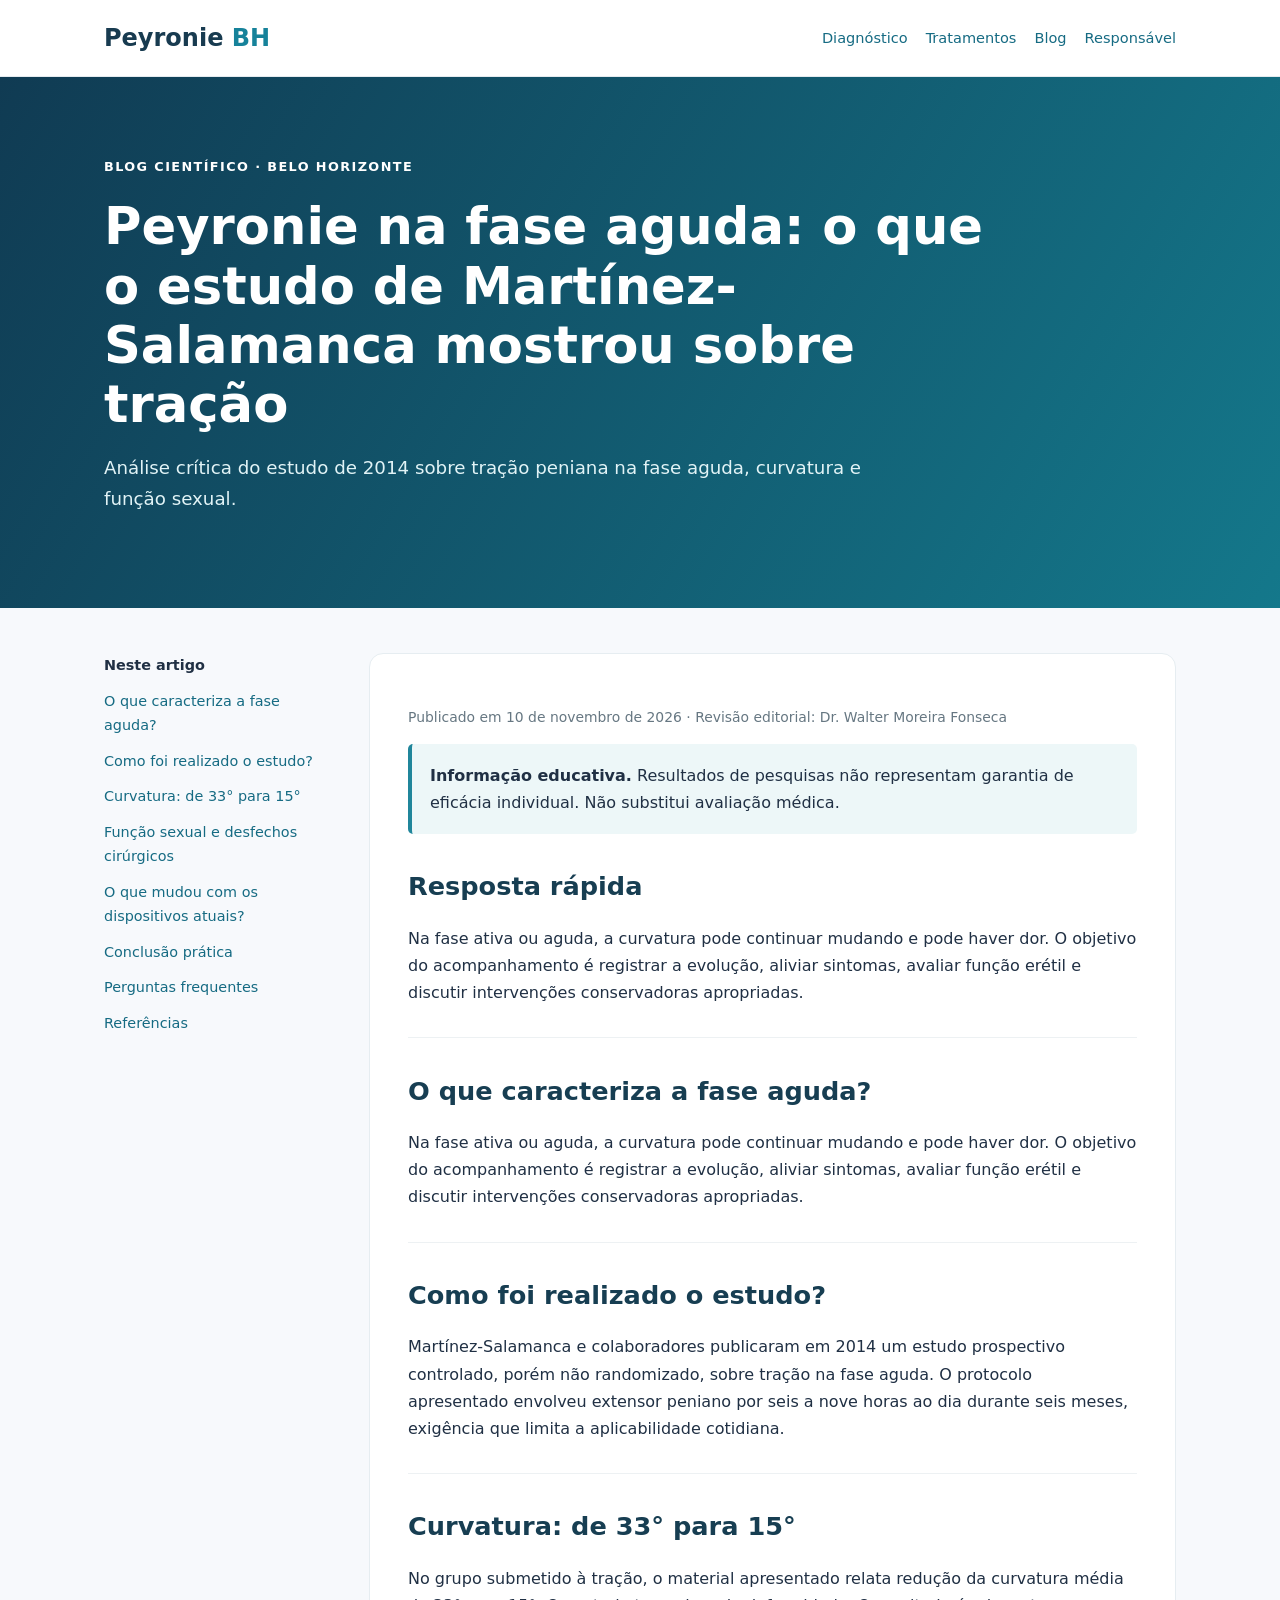
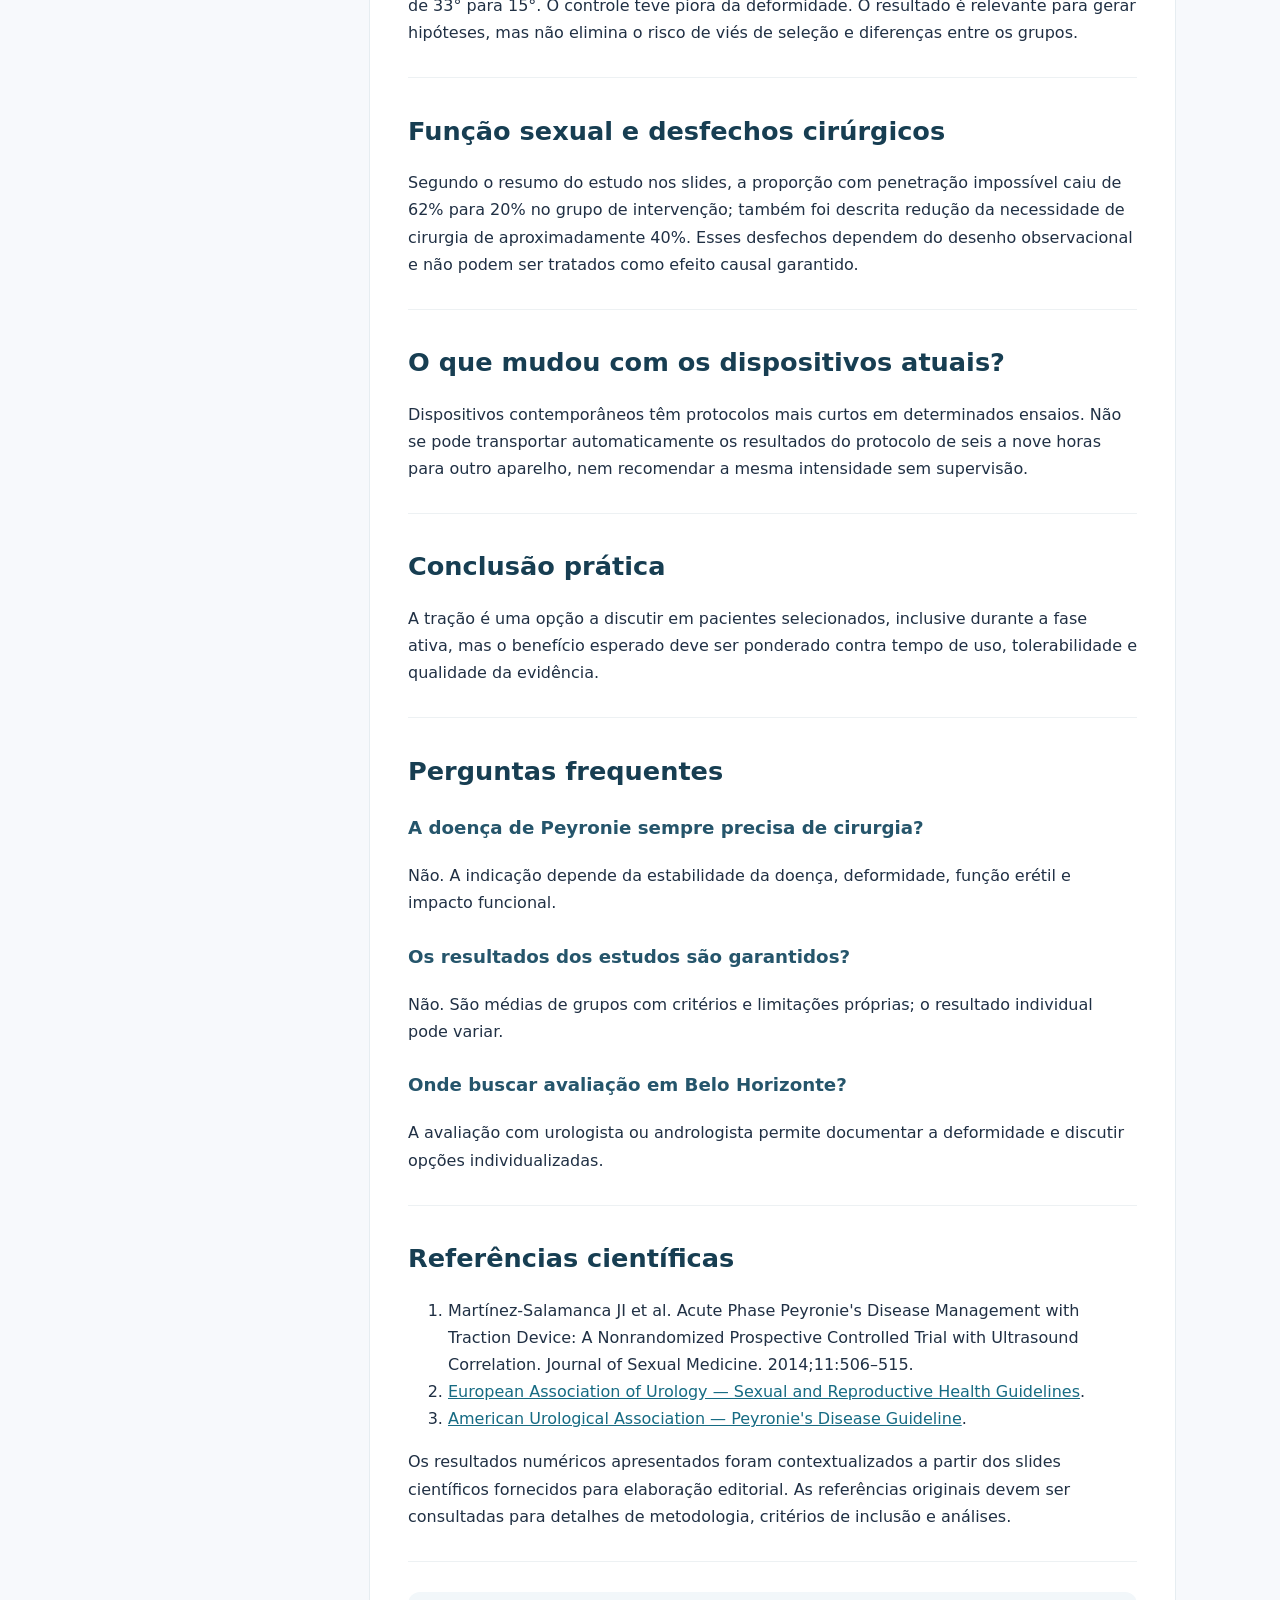
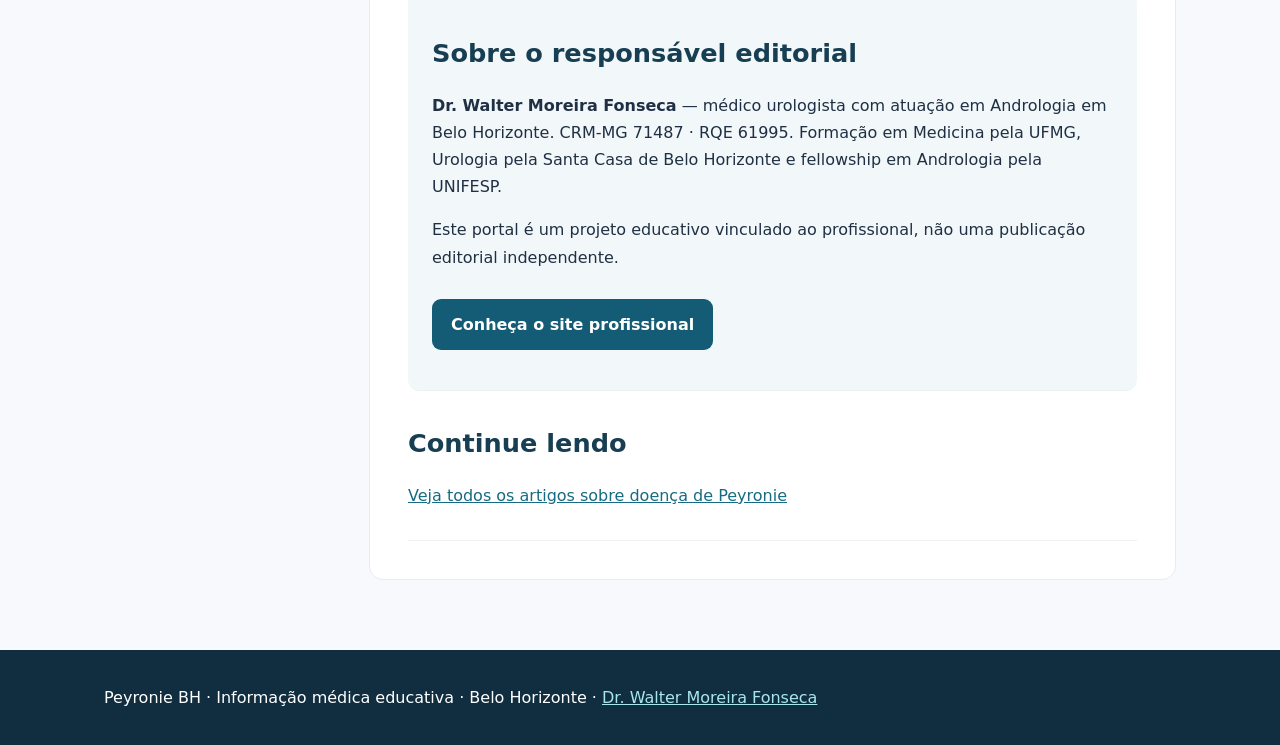
<file: blog/peyronie-fase-aguda-tracao-martinez-salamanca/index.html>
<!doctype html><html lang="pt-BR"><head><meta charset="utf-8"><meta name="viewport" content="width=device-width,initial-scale=1"><title>Peyronie na fase aguda: o que o estudo de Martínez-Salamanca mostrou sobre tração | Peyronie BH</title><meta name="description" content="Análise crítica do estudo de 2014 sobre tração peniana na fase aguda, curvatura e função sexual."><meta name="robots" content="index,follow"><link rel="canonical" href="https://wmfonseca0310-prog.github.io/peyroniebh/blog/peyronie-fase-aguda-tracao-martinez-salamanca/"><link rel="stylesheet" href="../../style.css"><meta property="og:type" content="article"><meta property="og:title" content="Peyronie na fase aguda: o que o estudo de Martínez-Salamanca mostrou sobre tração"><meta property="og:description" content="Análise crítica do estudo de 2014 sobre tração peniana na fase aguda, curvatura e função sexual."><meta property="og:url" content="https://wmfonseca0310-prog.github.io/peyroniebh/blog/peyronie-fase-aguda-tracao-martinez-salamanca/"><script type="application/ld+json">{"@context":"https://schema.org","@type":"BlogPosting","headline":"Peyronie na fase aguda: o que o estudo de Martínez-Salamanca mostrou sobre tração","description":"Análise crítica do estudo de 2014 sobre tração peniana na fase aguda, curvatura e função sexual.","inLanguage":"pt-BR","mainEntityOfPage":"https://wmfonseca0310-prog.github.io/peyroniebh/blog/peyronie-fase-aguda-tracao-martinez-salamanca/","datePublished":"2026-11-10","dateModified":"2026-11-10","author":{"@type":"Person","name":"Dr. Walter Moreira Fonseca","url":"https://drwalterfonsecaandrologia.com.br/"},"publisher":{"@type":"Person","name":"Dr. Walter Moreira Fonseca"}}</script><script type="application/ld+json">{"@context":"https://schema.org","@type":"FAQPage","mainEntity":[{"@type":"Question","name":"A doença de Peyronie sempre precisa de cirurgia?","acceptedAnswer":{"@type":"Answer","text":"Não. A indicação depende da estabilidade da doença, deformidade, função erétil e impacto funcional."}},{"@type":"Question","name":"Os resultados dos estudos são garantidos?","acceptedAnswer":{"@type":"Answer","text":"Não. São médias de grupos com critérios e limitações próprias; o resultado individual pode variar."}},{"@type":"Question","name":"Onde buscar avaliação em Belo Horizonte?","acceptedAnswer":{"@type":"Answer","text":"A avaliação com urologista ou andrologista permite documentar a deformidade e discutir opções individualizadas."}}]}</script></head><body><header><div class="wrap top"><a class="brand" href="../../">Peyronie <span>BH</span></a><nav><a href="../../#diagnostico">Diagnóstico</a><a href="../../#tratamentos">Tratamentos</a><a href="../../#blog">Blog</a><a href="../../#autor">Responsável</a></nav></div></header><main><section class="hero"><div class="wrap"><span class="eyebrow">BLOG CIENTÍFICO · BELO HORIZONTE</span><h1>Peyronie na fase aguda: o que o estudo de Martínez-Salamanca mostrou sobre tração</h1><p>Análise crítica do estudo de 2014 sobre tração peniana na fase aguda, curvatura e função sexual.</p></div></section><div class="wrap layout"><aside><strong>Neste artigo</strong><a href="#sec-1">O que caracteriza a fase aguda?</a><a href="#sec-2">Como foi realizado o estudo?</a><a href="#sec-3">Curvatura: de 33° para 15°</a><a href="#sec-4">Função sexual e desfechos cirúrgicos</a><a href="#sec-5">O que mudou com os dispositivos atuais?</a><a href="#sec-6">Conclusão prática</a><a href="#faq">Perguntas frequentes</a><a href="#refs">Referências</a></aside><article><p class="muted">Publicado em <time datetime="2026-11-10">10 de novembro de 2026</time> · Revisão editorial: Dr. Walter Moreira Fonseca</p><div class="notice"><strong>Informação educativa.</strong> Resultados de pesquisas não representam garantia de eficácia individual. Não substitui avaliação médica.</div><section><h2>Resposta rápida</h2><p>Na fase ativa ou aguda, a curvatura pode continuar mudando e pode haver dor. O objetivo do acompanhamento é registrar a evolução, aliviar sintomas, avaliar função erétil e discutir intervenções conservadoras apropriadas.</p></section><section id="sec-1"><h2>O que caracteriza a fase aguda?</h2><p>Na fase ativa ou aguda, a curvatura pode continuar mudando e pode haver dor. O objetivo do acompanhamento é registrar a evolução, aliviar sintomas, avaliar função erétil e discutir intervenções conservadoras apropriadas.</p></section><section id="sec-2"><h2>Como foi realizado o estudo?</h2><p>Martínez-Salamanca e colaboradores publicaram em 2014 um estudo prospectivo controlado, porém não randomizado, sobre tração na fase aguda. O protocolo apresentado envolveu extensor peniano por seis a nove horas ao dia durante seis meses, exigência que limita a aplicabilidade cotidiana.</p></section><section id="sec-3"><h2>Curvatura: de 33° para 15°</h2><p>No grupo submetido à tração, o material apresentado relata redução da curvatura média de 33° para 15°. O controle teve piora da deformidade. O resultado é relevante para gerar hipóteses, mas não elimina o risco de viés de seleção e diferenças entre os grupos.</p></section><section id="sec-4"><h2>Função sexual e desfechos cirúrgicos</h2><p>Segundo o resumo do estudo nos slides, a proporção com penetração impossível caiu de 62% para 20% no grupo de intervenção; também foi descrita redução da necessidade de cirurgia de aproximadamente 40%. Esses desfechos dependem do desenho observacional e não podem ser tratados como efeito causal garantido.</p></section><section id="sec-5"><h2>O que mudou com os dispositivos atuais?</h2><p>Dispositivos contemporâneos têm protocolos mais curtos em determinados ensaios. Não se pode transportar automaticamente os resultados do protocolo de seis a nove horas para outro aparelho, nem recomendar a mesma intensidade sem supervisão.</p></section><section id="sec-6"><h2>Conclusão prática</h2><p>A tração é uma opção a discutir em pacientes selecionados, inclusive durante a fase ativa, mas o benefício esperado deve ser ponderado contra tempo de uso, tolerabilidade e qualidade da evidência.</p></section><section id="faq"><h2>Perguntas frequentes</h2><h3>A doença de Peyronie sempre precisa de cirurgia?</h3><p>Não. A indicação depende da estabilidade da doença, deformidade, função erétil e impacto funcional.</p><h3>Os resultados dos estudos são garantidos?</h3><p>Não. São médias de grupos com critérios e limitações próprias; o resultado individual pode variar.</p><h3>Onde buscar avaliação em Belo Horizonte?</h3><p>A avaliação com urologista ou andrologista permite documentar a deformidade e discutir opções individualizadas.</p></section><section id="refs"><h2>Referências científicas</h2><ol><li>Martínez-Salamanca JI et al. Acute Phase Peyronie's Disease Management with Traction Device: A Nonrandomized Prospective Controlled Trial with Ultrasound Correlation. Journal of Sexual Medicine. 2014;11:506–515.</li><li><a href="https://uroweb.org/guidelines/sexual-and-reproductive-health" target="_blank" rel="noopener noreferrer">European Association of Urology — Sexual and Reproductive Health Guidelines</a>.</li><li><a href="https://www.auanet.org/guidelines-and-quality/guidelines/peyronies-disease-guideline" target="_blank" rel="noopener noreferrer">American Urological Association — Peyronie's Disease Guideline</a>.</li></ol><p>Os resultados numéricos apresentados foram contextualizados a partir dos slides científicos fornecidos para elaboração editorial. As referências originais devem ser consultadas para detalhes de metodologia, critérios de inclusão e análises.</p></section><section class="author"><h2>Sobre o responsável editorial</h2><p><strong>Dr. Walter Moreira Fonseca</strong> — médico urologista com atuação em Andrologia em Belo Horizonte. CRM-MG 71487 · RQE 61995. Formação em Medicina pela UFMG, Urologia pela Santa Casa de Belo Horizonte e fellowship em Andrologia pela UNIFESP.</p><p>Este portal é um projeto educativo vinculado ao profissional, não uma publicação editorial independente.</p><p><a class="btn" href="https://drwalterfonsecaandrologia.com.br/">Conheça o site profissional</a></p></section><section><h2>Continue lendo</h2><p><a href="../../#blog">Veja todos os artigos sobre doença de Peyronie</a></p></section></article></div></main><footer><div class="wrap">Peyronie BH · Informação médica educativa · Belo Horizonte · <a href="https://drwalterfonsecaandrologia.com.br/">Dr. Walter Moreira Fonseca</a></div></footer></body></html>
</file>
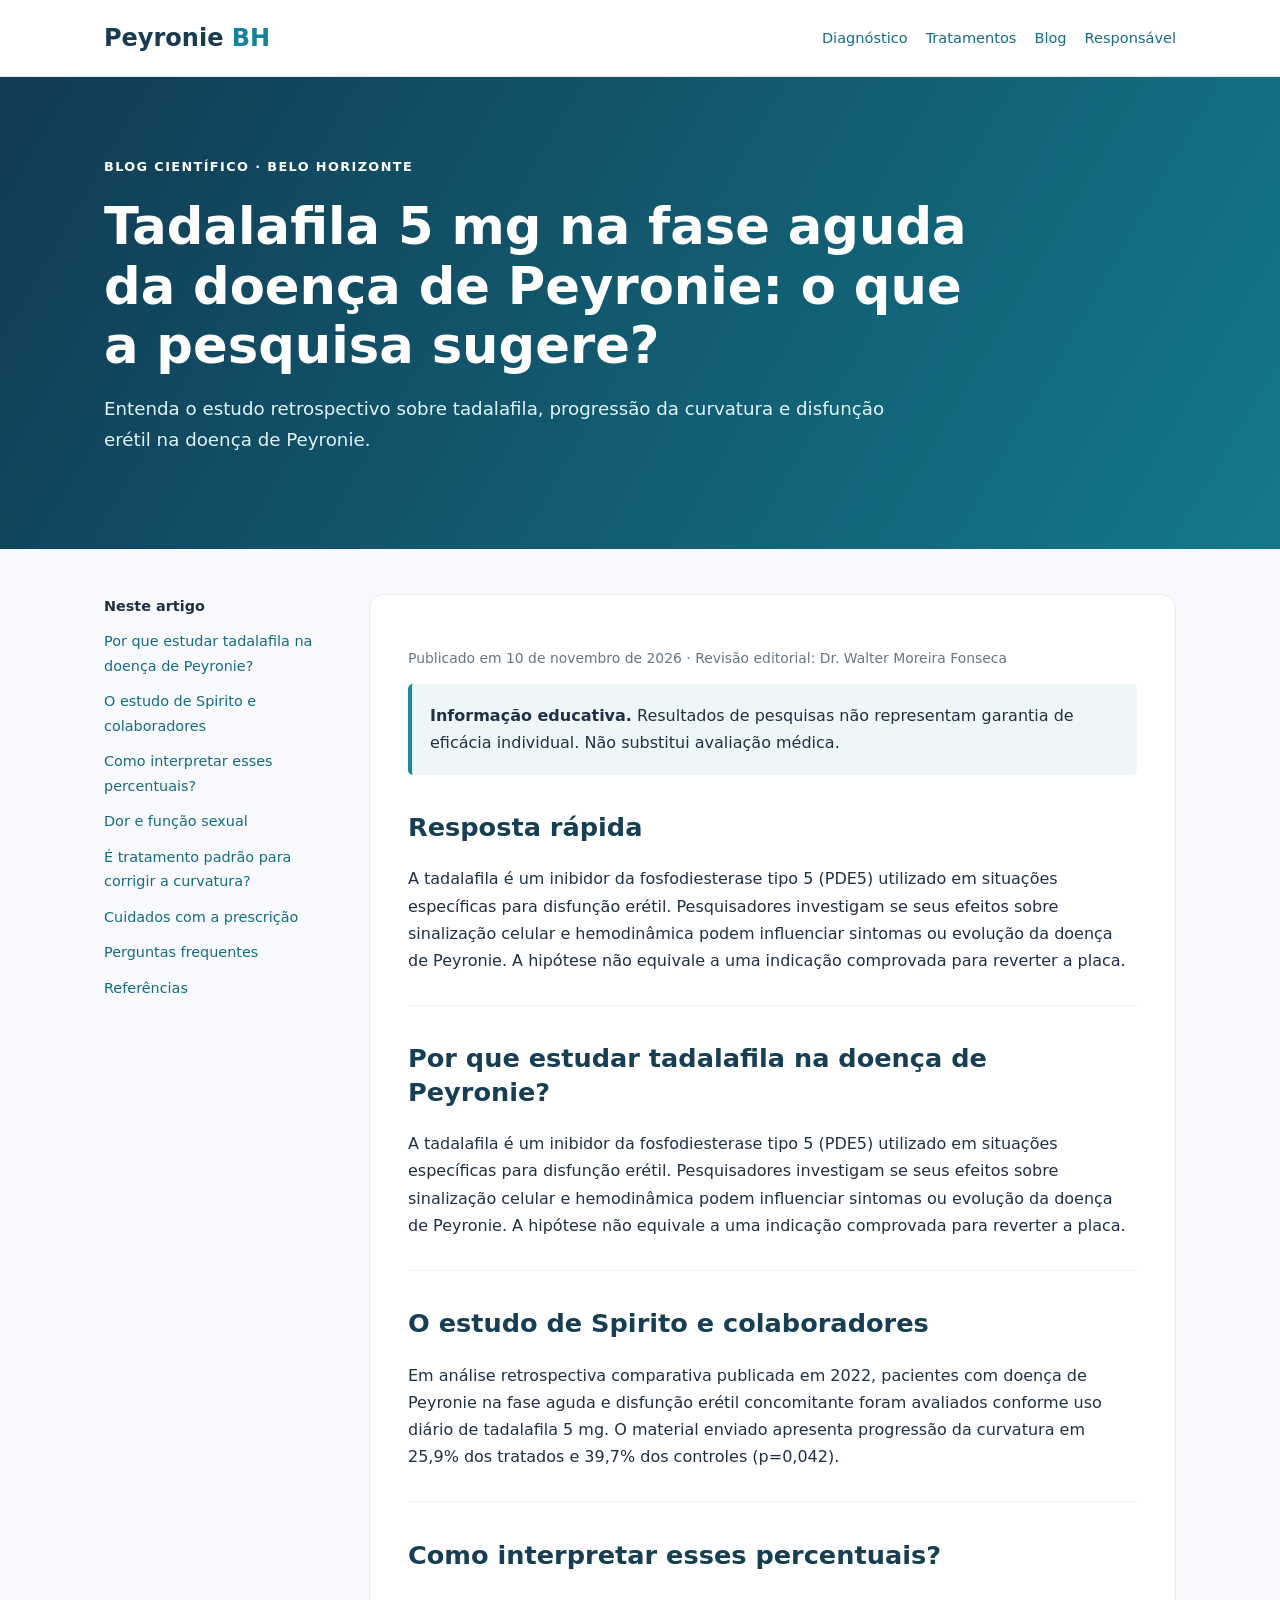
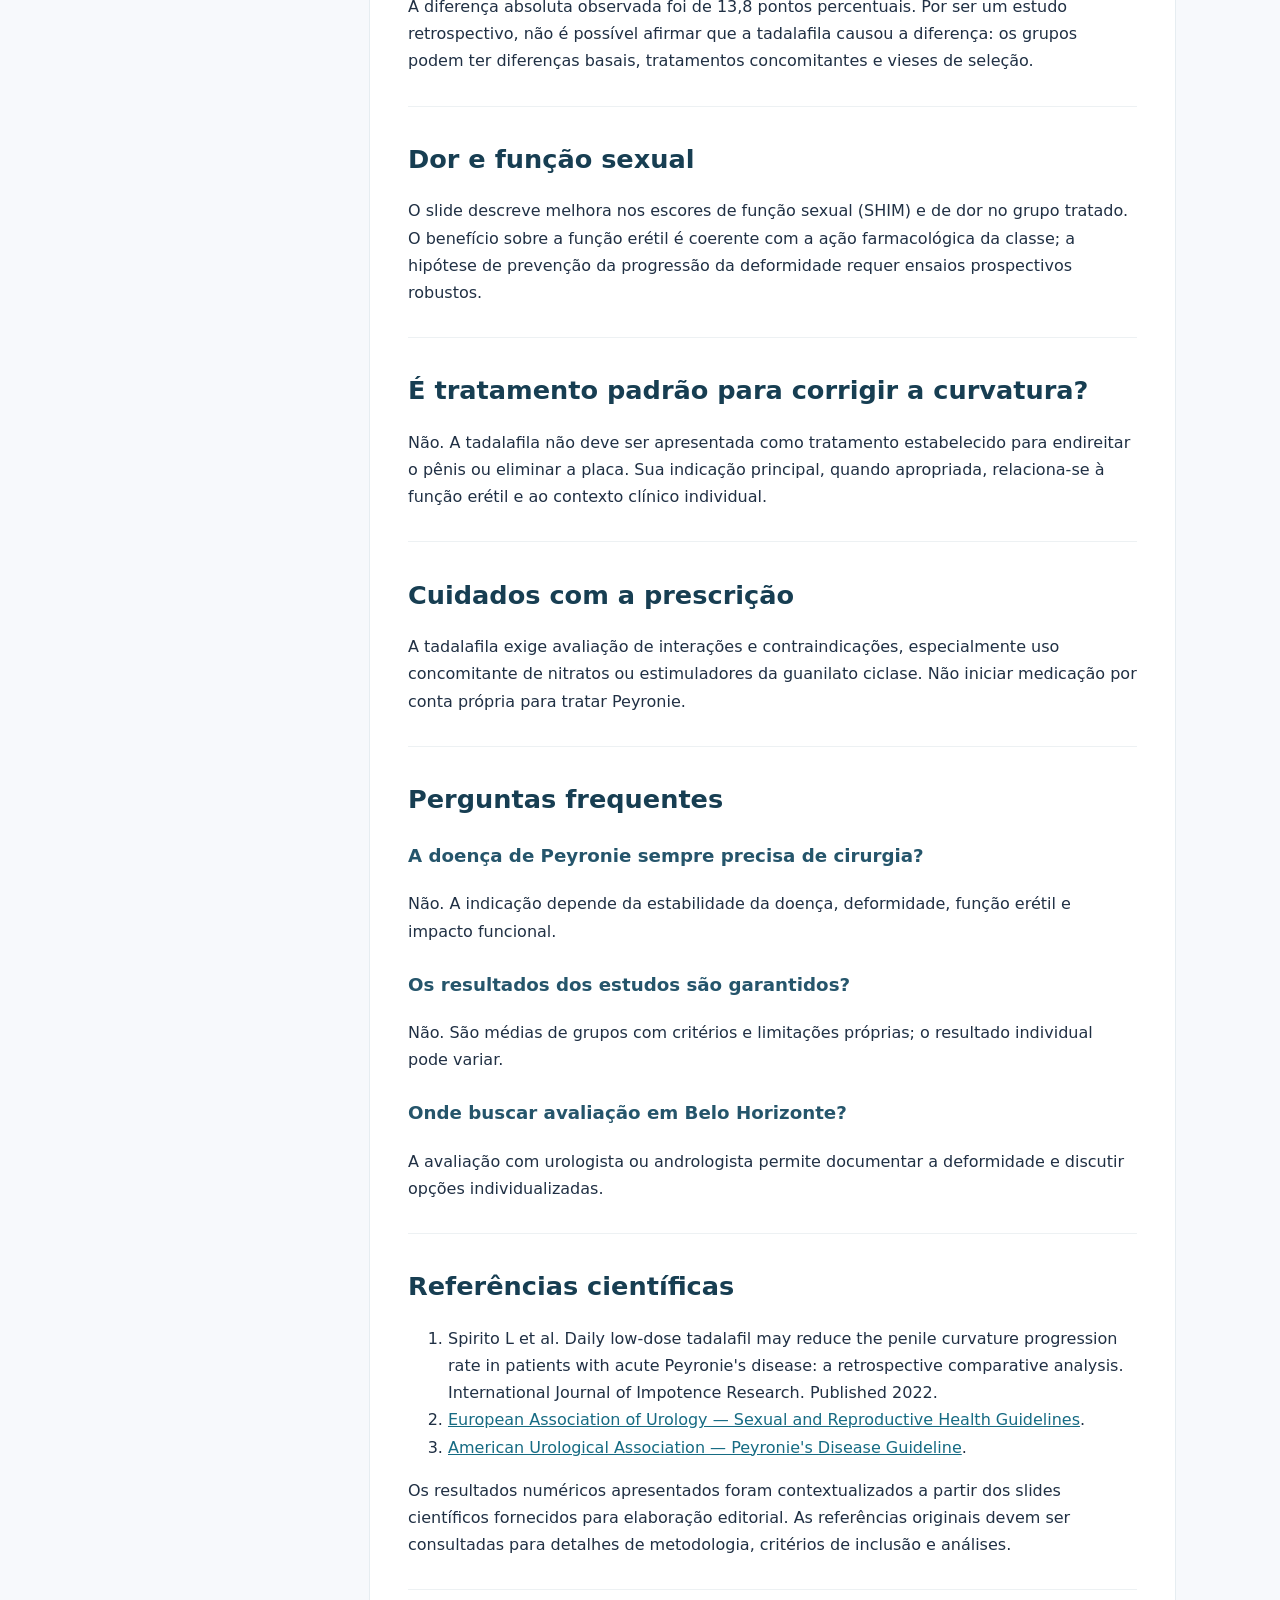
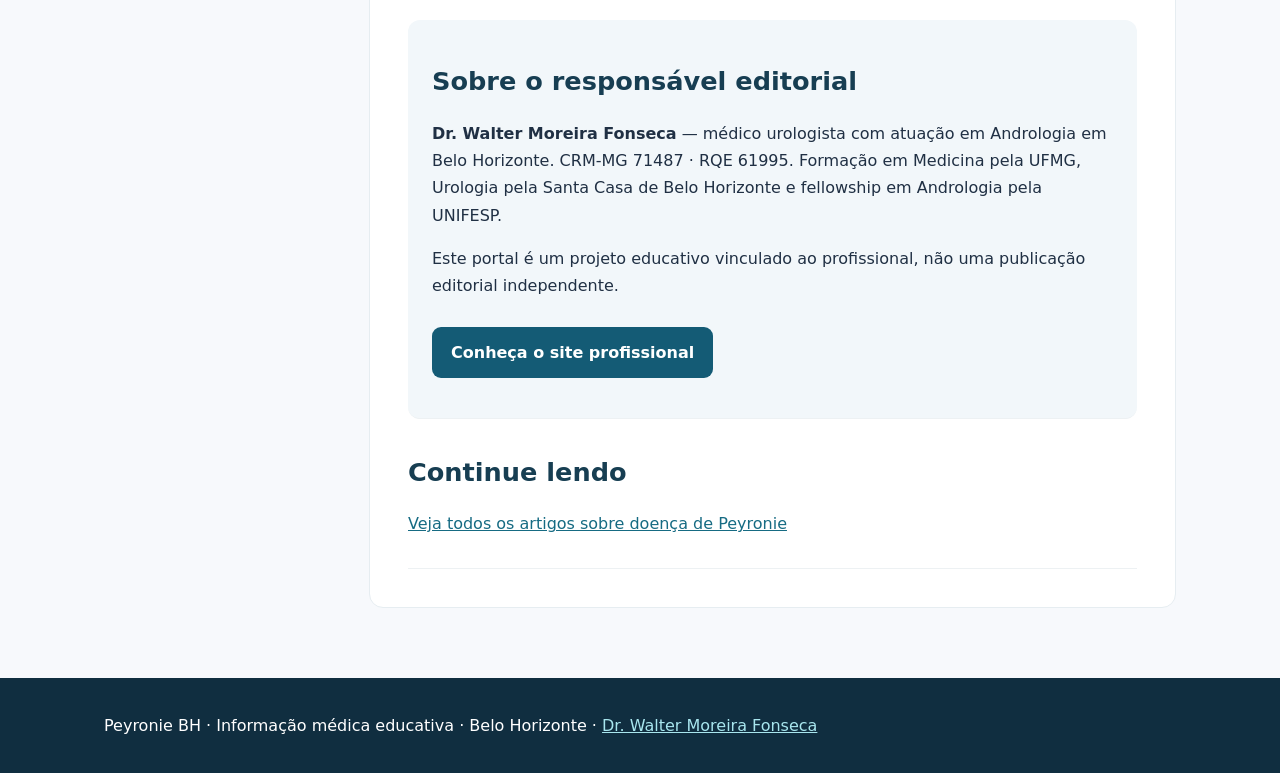
<file: blog/tadalafila-diaria-peyronie-fase-aguda/index.html>
<!doctype html><html lang="pt-BR"><head><meta charset="utf-8"><meta name="viewport" content="width=device-width,initial-scale=1"><title>Tadalafila 5 mg na fase aguda da doença de Peyronie: o que a pesquisa sugere? | Peyronie BH</title><meta name="description" content="Entenda o estudo retrospectivo sobre tadalafila, progressão da curvatura e disfunção erétil na doença de Peyronie."><meta name="robots" content="index,follow"><link rel="canonical" href="https://wmfonseca0310-prog.github.io/peyroniebh/blog/tadalafila-diaria-peyronie-fase-aguda/"><link rel="stylesheet" href="../../style.css"><meta property="og:type" content="article"><meta property="og:title" content="Tadalafila 5 mg na fase aguda da doença de Peyronie: o que a pesquisa sugere?"><meta property="og:description" content="Entenda o estudo retrospectivo sobre tadalafila, progressão da curvatura e disfunção erétil na doença de Peyronie."><meta property="og:url" content="https://wmfonseca0310-prog.github.io/peyroniebh/blog/tadalafila-diaria-peyronie-fase-aguda/"><script type="application/ld+json">{"@context":"https://schema.org","@type":"BlogPosting","headline":"Tadalafila 5 mg na fase aguda da doença de Peyronie: o que a pesquisa sugere?","description":"Entenda o estudo retrospectivo sobre tadalafila, progressão da curvatura e disfunção erétil na doença de Peyronie.","inLanguage":"pt-BR","mainEntityOfPage":"https://wmfonseca0310-prog.github.io/peyroniebh/blog/tadalafila-diaria-peyronie-fase-aguda/","datePublished":"2026-11-10","dateModified":"2026-11-10","author":{"@type":"Person","name":"Dr. Walter Moreira Fonseca","url":"https://drwalterfonsecaandrologia.com.br/"},"publisher":{"@type":"Person","name":"Dr. Walter Moreira Fonseca"}}</script><script type="application/ld+json">{"@context":"https://schema.org","@type":"FAQPage","mainEntity":[{"@type":"Question","name":"A doença de Peyronie sempre precisa de cirurgia?","acceptedAnswer":{"@type":"Answer","text":"Não. A indicação depende da estabilidade da doença, deformidade, função erétil e impacto funcional."}},{"@type":"Question","name":"Os resultados dos estudos são garantidos?","acceptedAnswer":{"@type":"Answer","text":"Não. São médias de grupos com critérios e limitações próprias; o resultado individual pode variar."}},{"@type":"Question","name":"Onde buscar avaliação em Belo Horizonte?","acceptedAnswer":{"@type":"Answer","text":"A avaliação com urologista ou andrologista permite documentar a deformidade e discutir opções individualizadas."}}]}</script></head><body><header><div class="wrap top"><a class="brand" href="../../">Peyronie <span>BH</span></a><nav><a href="../../#diagnostico">Diagnóstico</a><a href="../../#tratamentos">Tratamentos</a><a href="../../#blog">Blog</a><a href="../../#autor">Responsável</a></nav></div></header><main><section class="hero"><div class="wrap"><span class="eyebrow">BLOG CIENTÍFICO · BELO HORIZONTE</span><h1>Tadalafila 5 mg na fase aguda da doença de Peyronie: o que a pesquisa sugere?</h1><p>Entenda o estudo retrospectivo sobre tadalafila, progressão da curvatura e disfunção erétil na doença de Peyronie.</p></div></section><div class="wrap layout"><aside><strong>Neste artigo</strong><a href="#sec-1">Por que estudar tadalafila na doença de Peyronie?</a><a href="#sec-2">O estudo de Spirito e colaboradores</a><a href="#sec-3">Como interpretar esses percentuais?</a><a href="#sec-4">Dor e função sexual</a><a href="#sec-5">É tratamento padrão para corrigir a curvatura?</a><a href="#sec-6">Cuidados com a prescrição</a><a href="#faq">Perguntas frequentes</a><a href="#refs">Referências</a></aside><article><p class="muted">Publicado em <time datetime="2026-11-10">10 de novembro de 2026</time> · Revisão editorial: Dr. Walter Moreira Fonseca</p><div class="notice"><strong>Informação educativa.</strong> Resultados de pesquisas não representam garantia de eficácia individual. Não substitui avaliação médica.</div><section><h2>Resposta rápida</h2><p>A tadalafila é um inibidor da fosfodiesterase tipo 5 (PDE5) utilizado em situações específicas para disfunção erétil. Pesquisadores investigam se seus efeitos sobre sinalização celular e hemodinâmica podem influenciar sintomas ou evolução da doença de Peyronie. A hipótese não equivale a uma indicação comprovada para reverter a placa.</p></section><section id="sec-1"><h2>Por que estudar tadalafila na doença de Peyronie?</h2><p>A tadalafila é um inibidor da fosfodiesterase tipo 5 (PDE5) utilizado em situações específicas para disfunção erétil. Pesquisadores investigam se seus efeitos sobre sinalização celular e hemodinâmica podem influenciar sintomas ou evolução da doença de Peyronie. A hipótese não equivale a uma indicação comprovada para reverter a placa.</p></section><section id="sec-2"><h2>O estudo de Spirito e colaboradores</h2><p>Em análise retrospectiva comparativa publicada em 2022, pacientes com doença de Peyronie na fase aguda e disfunção erétil concomitante foram avaliados conforme uso diário de tadalafila 5 mg. O material enviado apresenta progressão da curvatura em 25,9% dos tratados e 39,7% dos controles (p=0,042).</p></section><section id="sec-3"><h2>Como interpretar esses percentuais?</h2><p>A diferença absoluta observada foi de 13,8 pontos percentuais. Por ser um estudo retrospectivo, não é possível afirmar que a tadalafila causou a diferença: os grupos podem ter diferenças basais, tratamentos concomitantes e vieses de seleção.</p></section><section id="sec-4"><h2>Dor e função sexual</h2><p>O slide descreve melhora nos escores de função sexual (SHIM) e de dor no grupo tratado. O benefício sobre a função erétil é coerente com a ação farmacológica da classe; a hipótese de prevenção da progressão da deformidade requer ensaios prospectivos robustos.</p></section><section id="sec-5"><h2>É tratamento padrão para corrigir a curvatura?</h2><p>Não. A tadalafila não deve ser apresentada como tratamento estabelecido para endireitar o pênis ou eliminar a placa. Sua indicação principal, quando apropriada, relaciona-se à função erétil e ao contexto clínico individual.</p></section><section id="sec-6"><h2>Cuidados com a prescrição</h2><p>A tadalafila exige avaliação de interações e contraindicações, especialmente uso concomitante de nitratos ou estimuladores da guanilato ciclase. Não iniciar medicação por conta própria para tratar Peyronie.</p></section><section id="faq"><h2>Perguntas frequentes</h2><h3>A doença de Peyronie sempre precisa de cirurgia?</h3><p>Não. A indicação depende da estabilidade da doença, deformidade, função erétil e impacto funcional.</p><h3>Os resultados dos estudos são garantidos?</h3><p>Não. São médias de grupos com critérios e limitações próprias; o resultado individual pode variar.</p><h3>Onde buscar avaliação em Belo Horizonte?</h3><p>A avaliação com urologista ou andrologista permite documentar a deformidade e discutir opções individualizadas.</p></section><section id="refs"><h2>Referências científicas</h2><ol><li>Spirito L et al. Daily low-dose tadalafil may reduce the penile curvature progression rate in patients with acute Peyronie's disease: a retrospective comparative analysis. International Journal of Impotence Research. Published 2022.</li><li><a href="https://uroweb.org/guidelines/sexual-and-reproductive-health" target="_blank" rel="noopener noreferrer">European Association of Urology — Sexual and Reproductive Health Guidelines</a>.</li><li><a href="https://www.auanet.org/guidelines-and-quality/guidelines/peyronies-disease-guideline" target="_blank" rel="noopener noreferrer">American Urological Association — Peyronie's Disease Guideline</a>.</li></ol><p>Os resultados numéricos apresentados foram contextualizados a partir dos slides científicos fornecidos para elaboração editorial. As referências originais devem ser consultadas para detalhes de metodologia, critérios de inclusão e análises.</p></section><section class="author"><h2>Sobre o responsável editorial</h2><p><strong>Dr. Walter Moreira Fonseca</strong> — médico urologista com atuação em Andrologia em Belo Horizonte. CRM-MG 71487 · RQE 61995. Formação em Medicina pela UFMG, Urologia pela Santa Casa de Belo Horizonte e fellowship em Andrologia pela UNIFESP.</p><p>Este portal é um projeto educativo vinculado ao profissional, não uma publicação editorial independente.</p><p><a class="btn" href="https://drwalterfonsecaandrologia.com.br/">Conheça o site profissional</a></p></section><section><h2>Continue lendo</h2><p><a href="../../#blog">Veja todos os artigos sobre doença de Peyronie</a></p></section></article></div></main><footer><div class="wrap">Peyronie BH · Informação médica educativa · Belo Horizonte · <a href="https://drwalterfonsecaandrologia.com.br/">Dr. Walter Moreira Fonseca</a></div></footer></body></html>
</file>
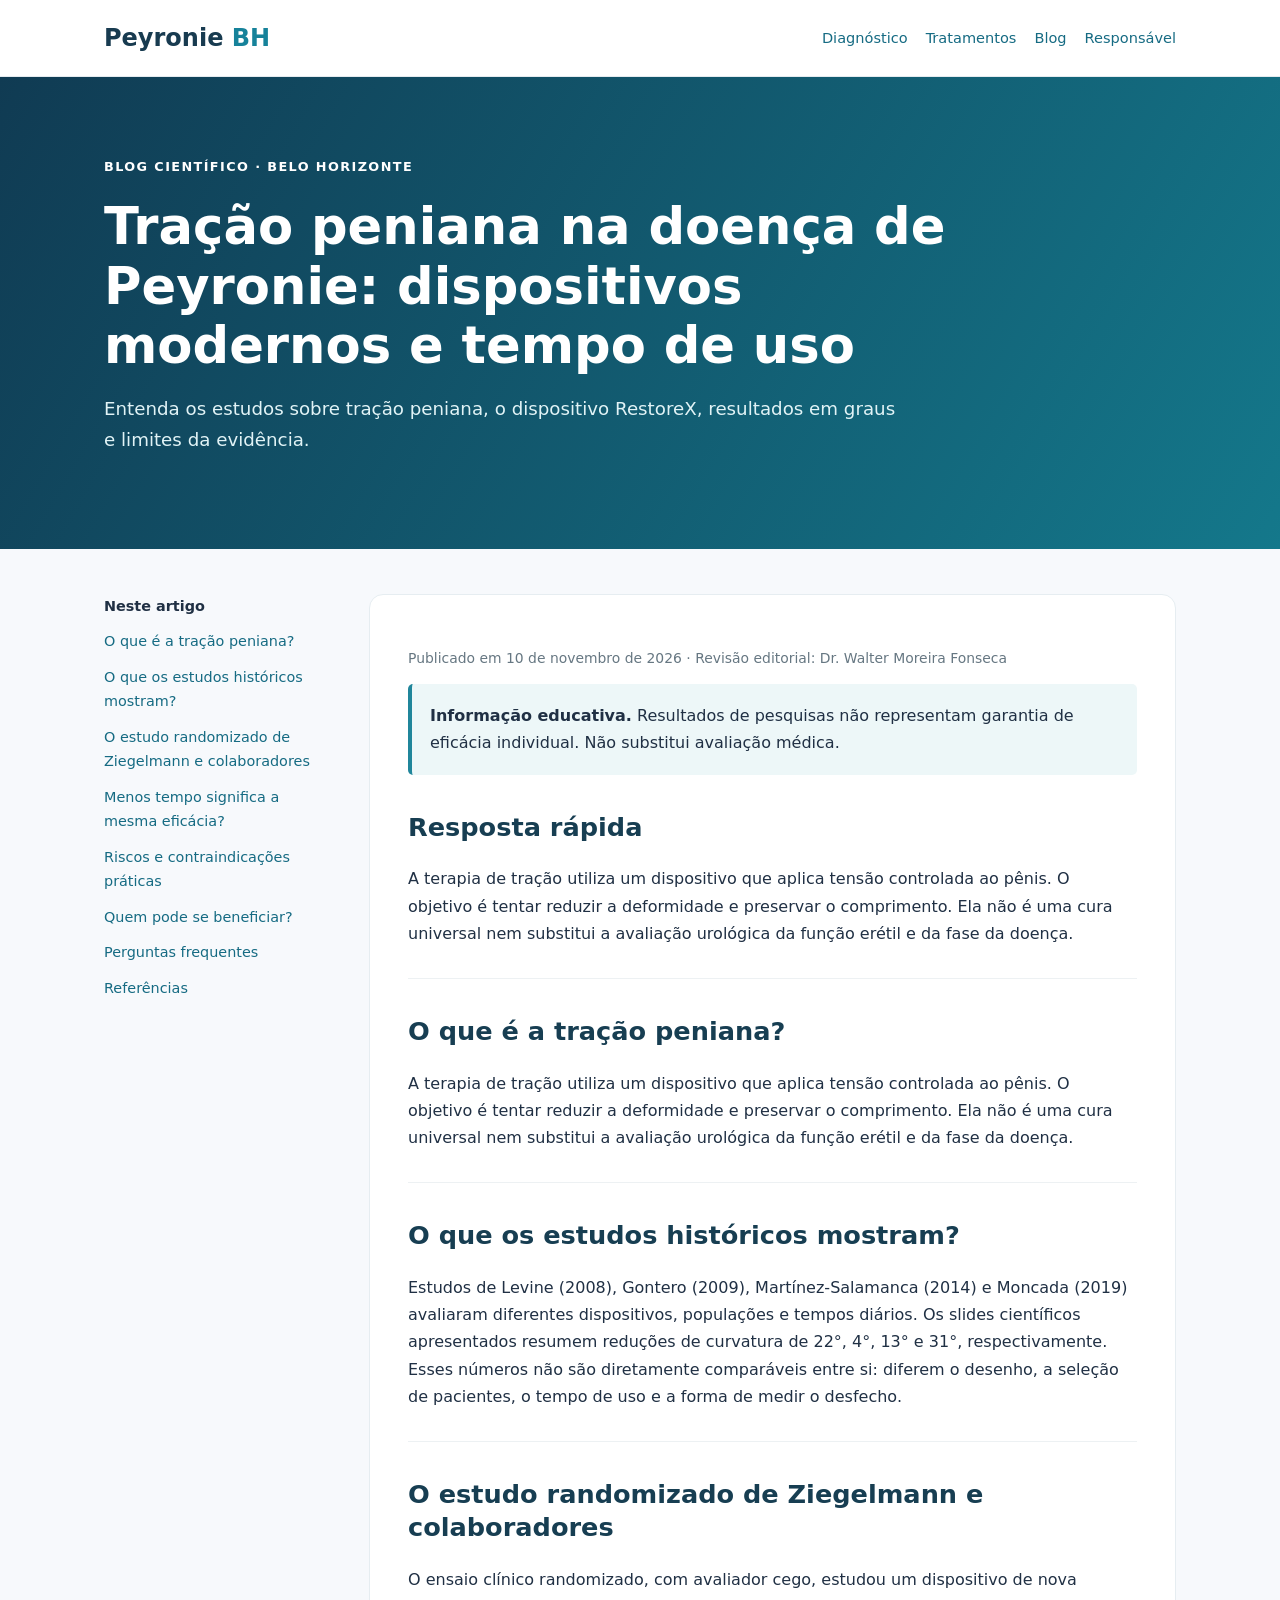
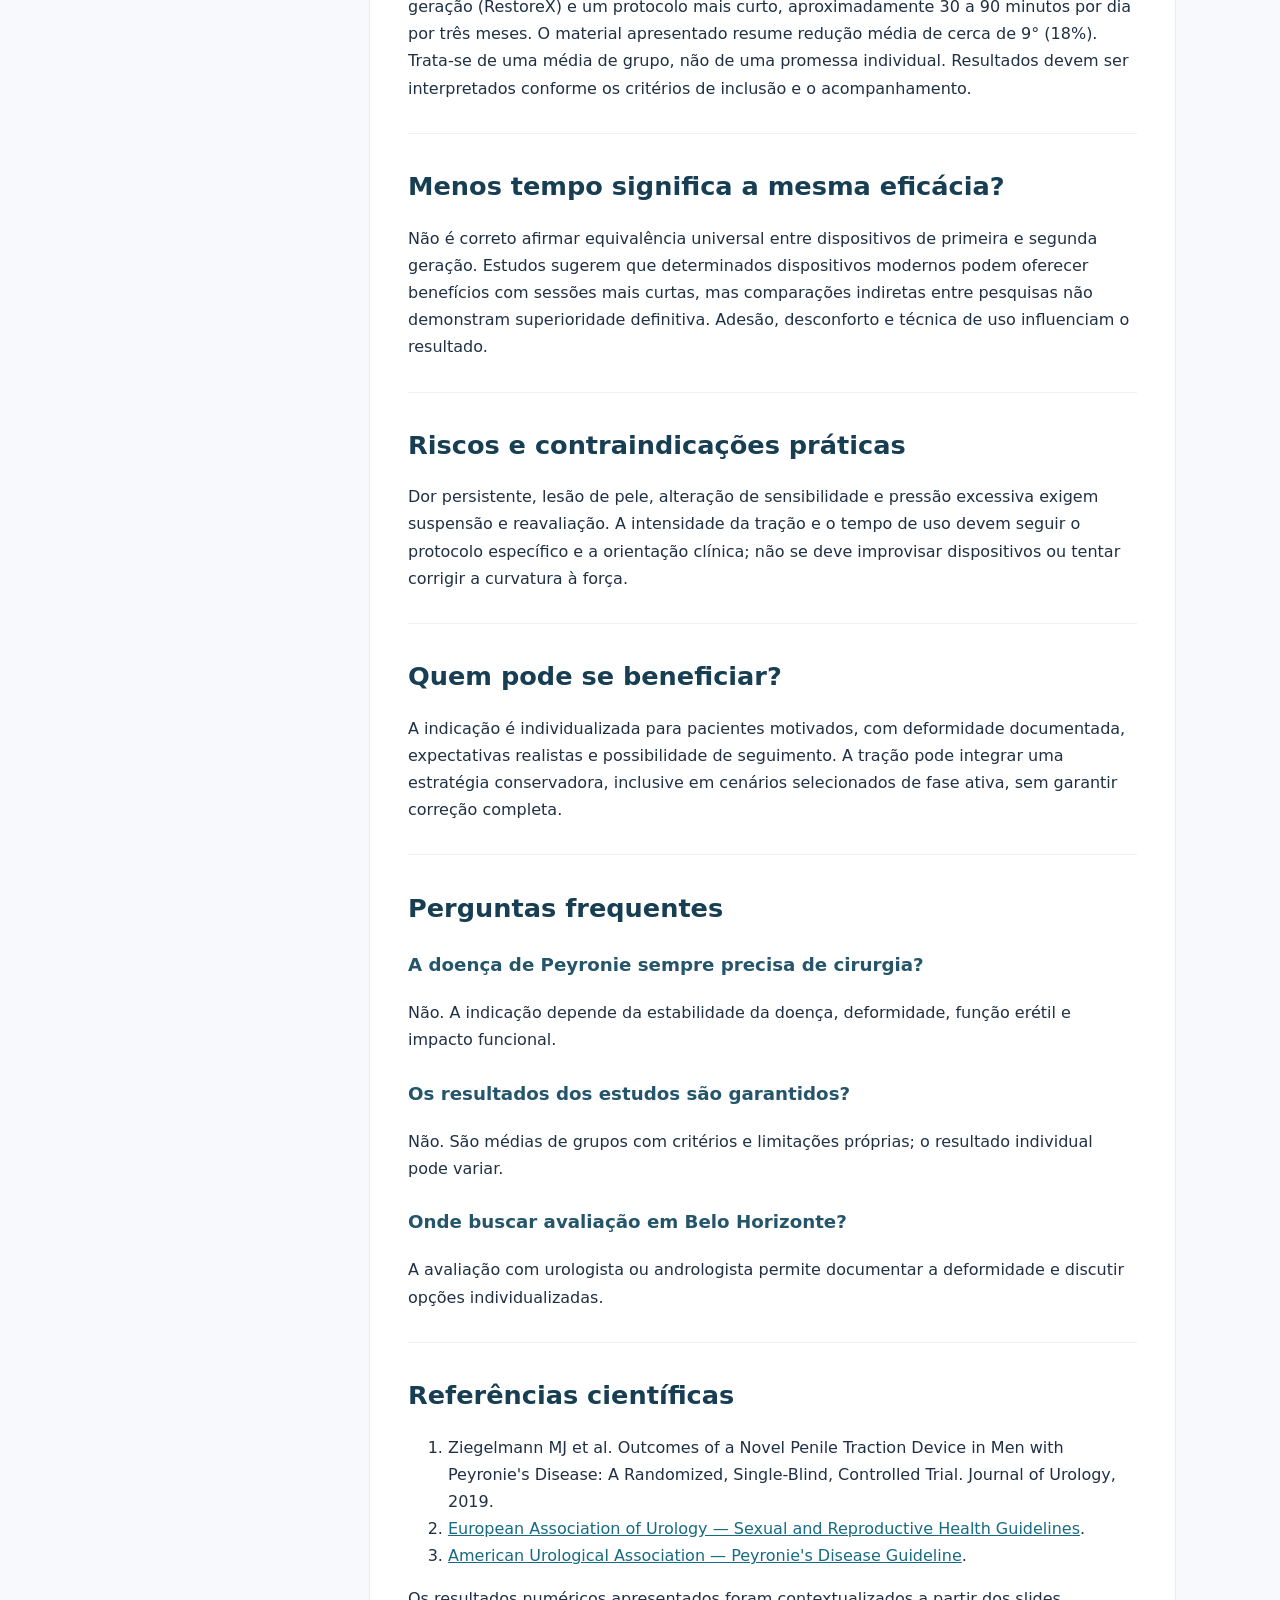
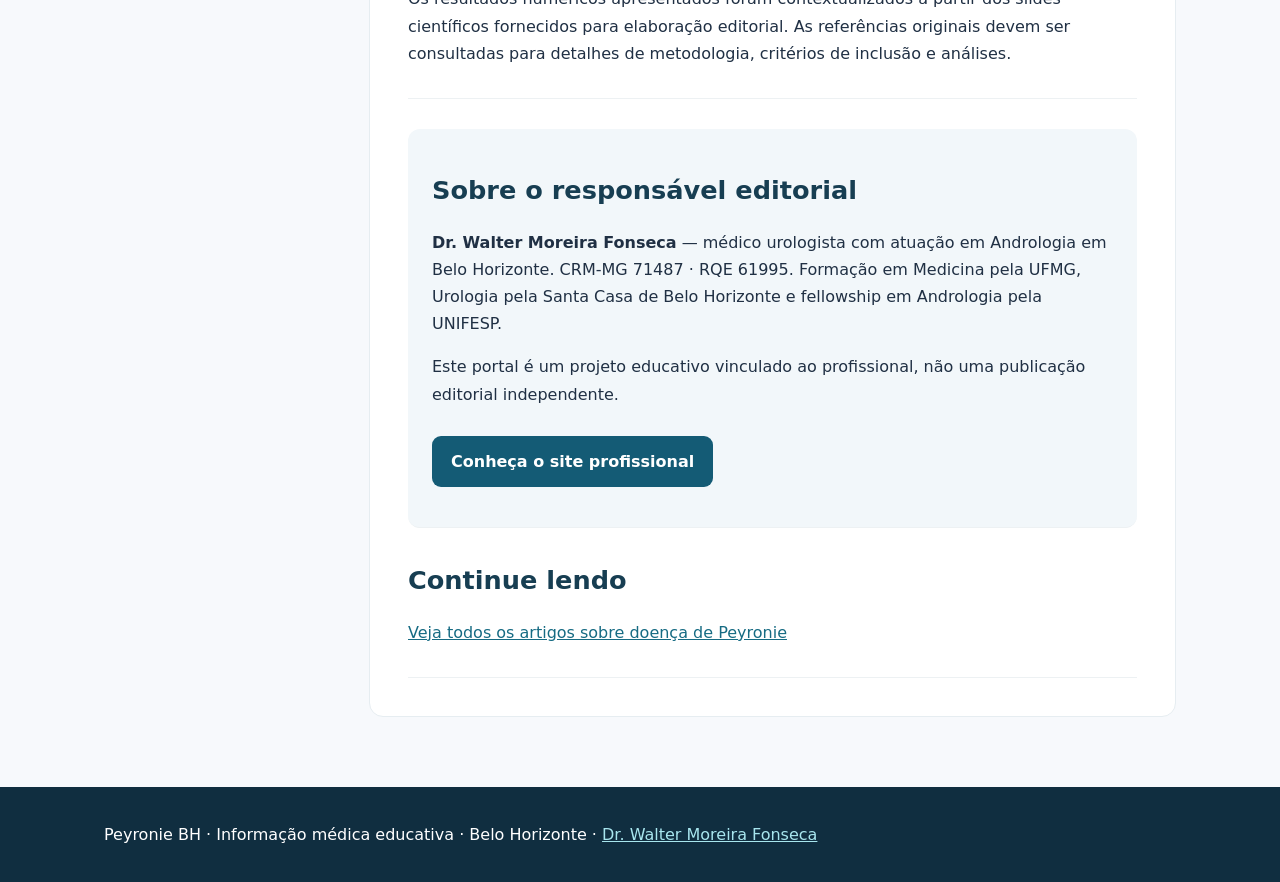
<file: blog/tracao-peniana-dispositivos-restorex/index.html>
<!doctype html><html lang="pt-BR"><head><meta charset="utf-8"><meta name="viewport" content="width=device-width,initial-scale=1"><title>Tração peniana na doença de Peyronie: dispositivos modernos e tempo de uso | Peyronie BH</title><meta name="description" content="Entenda os estudos sobre tração peniana, o dispositivo RestoreX, resultados em graus e limites da evidência."><meta name="robots" content="index,follow"><link rel="canonical" href="https://wmfonseca0310-prog.github.io/peyroniebh/blog/tracao-peniana-dispositivos-restorex/"><link rel="stylesheet" href="../../style.css"><meta property="og:type" content="article"><meta property="og:title" content="Tração peniana na doença de Peyronie: dispositivos modernos e tempo de uso"><meta property="og:description" content="Entenda os estudos sobre tração peniana, o dispositivo RestoreX, resultados em graus e limites da evidência."><meta property="og:url" content="https://wmfonseca0310-prog.github.io/peyroniebh/blog/tracao-peniana-dispositivos-restorex/"><script type="application/ld+json">{"@context":"https://schema.org","@type":"BlogPosting","headline":"Tração peniana na doença de Peyronie: dispositivos modernos e tempo de uso","description":"Entenda os estudos sobre tração peniana, o dispositivo RestoreX, resultados em graus e limites da evidência.","inLanguage":"pt-BR","mainEntityOfPage":"https://wmfonseca0310-prog.github.io/peyroniebh/blog/tracao-peniana-dispositivos-restorex/","datePublished":"2026-11-10","dateModified":"2026-11-10","author":{"@type":"Person","name":"Dr. Walter Moreira Fonseca","url":"https://drwalterfonsecaandrologia.com.br/"},"publisher":{"@type":"Person","name":"Dr. Walter Moreira Fonseca"}}</script><script type="application/ld+json">{"@context":"https://schema.org","@type":"FAQPage","mainEntity":[{"@type":"Question","name":"A doença de Peyronie sempre precisa de cirurgia?","acceptedAnswer":{"@type":"Answer","text":"Não. A indicação depende da estabilidade da doença, deformidade, função erétil e impacto funcional."}},{"@type":"Question","name":"Os resultados dos estudos são garantidos?","acceptedAnswer":{"@type":"Answer","text":"Não. São médias de grupos com critérios e limitações próprias; o resultado individual pode variar."}},{"@type":"Question","name":"Onde buscar avaliação em Belo Horizonte?","acceptedAnswer":{"@type":"Answer","text":"A avaliação com urologista ou andrologista permite documentar a deformidade e discutir opções individualizadas."}}]}</script></head><body><header><div class="wrap top"><a class="brand" href="../../">Peyronie <span>BH</span></a><nav><a href="../../#diagnostico">Diagnóstico</a><a href="../../#tratamentos">Tratamentos</a><a href="../../#blog">Blog</a><a href="../../#autor">Responsável</a></nav></div></header><main><section class="hero"><div class="wrap"><span class="eyebrow">BLOG CIENTÍFICO · BELO HORIZONTE</span><h1>Tração peniana na doença de Peyronie: dispositivos modernos e tempo de uso</h1><p>Entenda os estudos sobre tração peniana, o dispositivo RestoreX, resultados em graus e limites da evidência.</p></div></section><div class="wrap layout"><aside><strong>Neste artigo</strong><a href="#sec-1">O que é a tração peniana?</a><a href="#sec-2">O que os estudos históricos mostram?</a><a href="#sec-3">O estudo randomizado de Ziegelmann e colaboradores</a><a href="#sec-4">Menos tempo significa a mesma eficácia?</a><a href="#sec-5">Riscos e contraindicações práticas</a><a href="#sec-6">Quem pode se beneficiar?</a><a href="#faq">Perguntas frequentes</a><a href="#refs">Referências</a></aside><article><p class="muted">Publicado em <time datetime="2026-11-10">10 de novembro de 2026</time> · Revisão editorial: Dr. Walter Moreira Fonseca</p><div class="notice"><strong>Informação educativa.</strong> Resultados de pesquisas não representam garantia de eficácia individual. Não substitui avaliação médica.</div><section><h2>Resposta rápida</h2><p>A terapia de tração utiliza um dispositivo que aplica tensão controlada ao pênis. O objetivo é tentar reduzir a deformidade e preservar o comprimento. Ela não é uma cura universal nem substitui a avaliação urológica da função erétil e da fase da doença.</p></section><section id="sec-1"><h2>O que é a tração peniana?</h2><p>A terapia de tração utiliza um dispositivo que aplica tensão controlada ao pênis. O objetivo é tentar reduzir a deformidade e preservar o comprimento. Ela não é uma cura universal nem substitui a avaliação urológica da função erétil e da fase da doença.</p></section><section id="sec-2"><h2>O que os estudos históricos mostram?</h2><p>Estudos de Levine (2008), Gontero (2009), Martínez-Salamanca (2014) e Moncada (2019) avaliaram diferentes dispositivos, populações e tempos diários. Os slides científicos apresentados resumem reduções de curvatura de 22°, 4°, 13° e 31°, respectivamente. Esses números não são diretamente comparáveis entre si: diferem o desenho, a seleção de pacientes, o tempo de uso e a forma de medir o desfecho.</p></section><section id="sec-3"><h2>O estudo randomizado de Ziegelmann e colaboradores</h2><p>O ensaio clínico randomizado, com avaliador cego, estudou um dispositivo de nova geração (RestoreX) e um protocolo mais curto, aproximadamente 30 a 90 minutos por dia por três meses. O material apresentado resume redução média de cerca de 9° (18%). Trata-se de uma média de grupo, não de uma promessa individual. Resultados devem ser interpretados conforme os critérios de inclusão e o acompanhamento.</p></section><section id="sec-4"><h2>Menos tempo significa a mesma eficácia?</h2><p>Não é correto afirmar equivalência universal entre dispositivos de primeira e segunda geração. Estudos sugerem que determinados dispositivos modernos podem oferecer benefícios com sessões mais curtas, mas comparações indiretas entre pesquisas não demonstram superioridade definitiva. Adesão, desconforto e técnica de uso influenciam o resultado.</p></section><section id="sec-5"><h2>Riscos e contraindicações práticas</h2><p>Dor persistente, lesão de pele, alteração de sensibilidade e pressão excessiva exigem suspensão e reavaliação. A intensidade da tração e o tempo de uso devem seguir o protocolo específico e a orientação clínica; não se deve improvisar dispositivos ou tentar corrigir a curvatura à força.</p></section><section id="sec-6"><h2>Quem pode se beneficiar?</h2><p>A indicação é individualizada para pacientes motivados, com deformidade documentada, expectativas realistas e possibilidade de seguimento. A tração pode integrar uma estratégia conservadora, inclusive em cenários selecionados de fase ativa, sem garantir correção completa.</p></section><section id="faq"><h2>Perguntas frequentes</h2><h3>A doença de Peyronie sempre precisa de cirurgia?</h3><p>Não. A indicação depende da estabilidade da doença, deformidade, função erétil e impacto funcional.</p><h3>Os resultados dos estudos são garantidos?</h3><p>Não. São médias de grupos com critérios e limitações próprias; o resultado individual pode variar.</p><h3>Onde buscar avaliação em Belo Horizonte?</h3><p>A avaliação com urologista ou andrologista permite documentar a deformidade e discutir opções individualizadas.</p></section><section id="refs"><h2>Referências científicas</h2><ol><li>Ziegelmann MJ et al. Outcomes of a Novel Penile Traction Device in Men with Peyronie's Disease: A Randomized, Single-Blind, Controlled Trial. Journal of Urology, 2019.</li><li><a href="https://uroweb.org/guidelines/sexual-and-reproductive-health" target="_blank" rel="noopener noreferrer">European Association of Urology — Sexual and Reproductive Health Guidelines</a>.</li><li><a href="https://www.auanet.org/guidelines-and-quality/guidelines/peyronies-disease-guideline" target="_blank" rel="noopener noreferrer">American Urological Association — Peyronie's Disease Guideline</a>.</li></ol><p>Os resultados numéricos apresentados foram contextualizados a partir dos slides científicos fornecidos para elaboração editorial. As referências originais devem ser consultadas para detalhes de metodologia, critérios de inclusão e análises.</p></section><section class="author"><h2>Sobre o responsável editorial</h2><p><strong>Dr. Walter Moreira Fonseca</strong> — médico urologista com atuação em Andrologia em Belo Horizonte. CRM-MG 71487 · RQE 61995. Formação em Medicina pela UFMG, Urologia pela Santa Casa de Belo Horizonte e fellowship em Andrologia pela UNIFESP.</p><p>Este portal é um projeto educativo vinculado ao profissional, não uma publicação editorial independente.</p><p><a class="btn" href="https://drwalterfonsecaandrologia.com.br/">Conheça o site profissional</a></p></section><section><h2>Continue lendo</h2><p><a href="../../#blog">Veja todos os artigos sobre doença de Peyronie</a></p></section></article></div></main><footer><div class="wrap">Peyronie BH · Informação médica educativa · Belo Horizonte · <a href="https://drwalterfonsecaandrologia.com.br/">Dr. Walter Moreira Fonseca</a></div></footer></body></html>
</file>
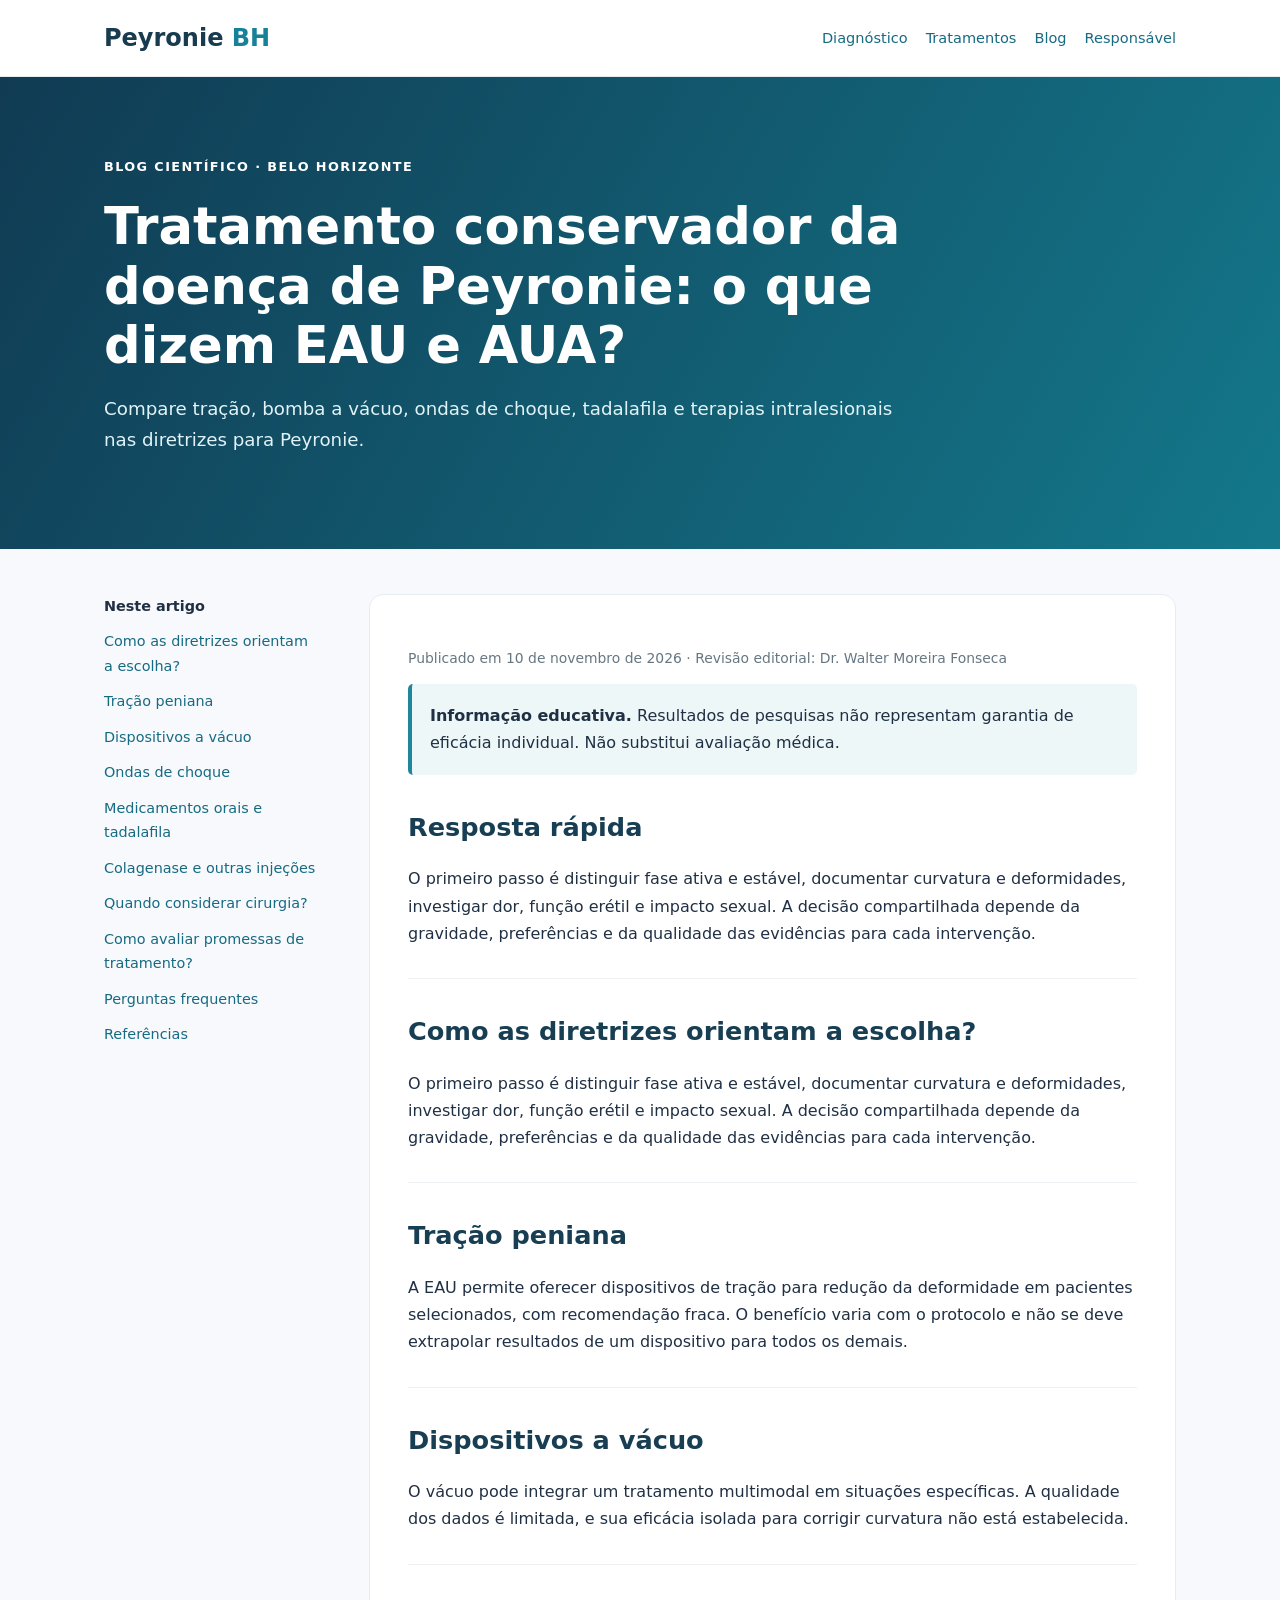
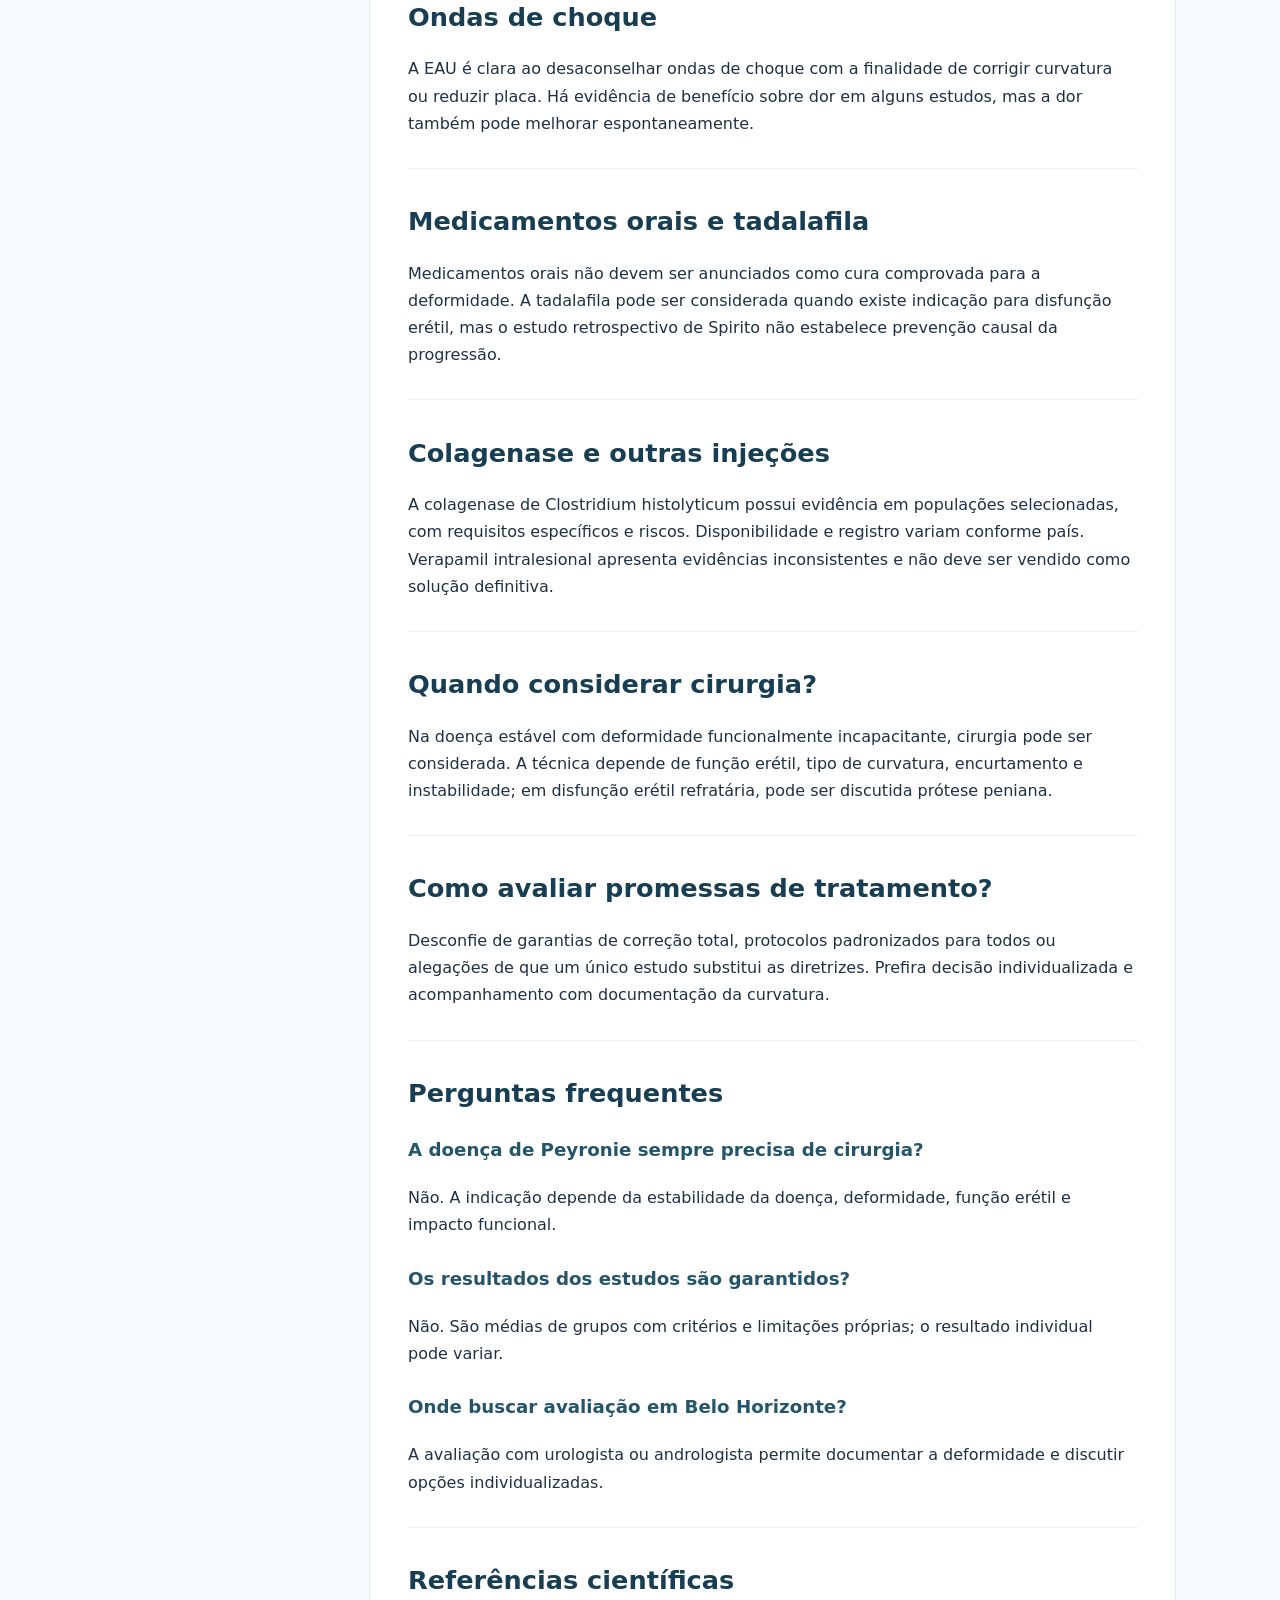
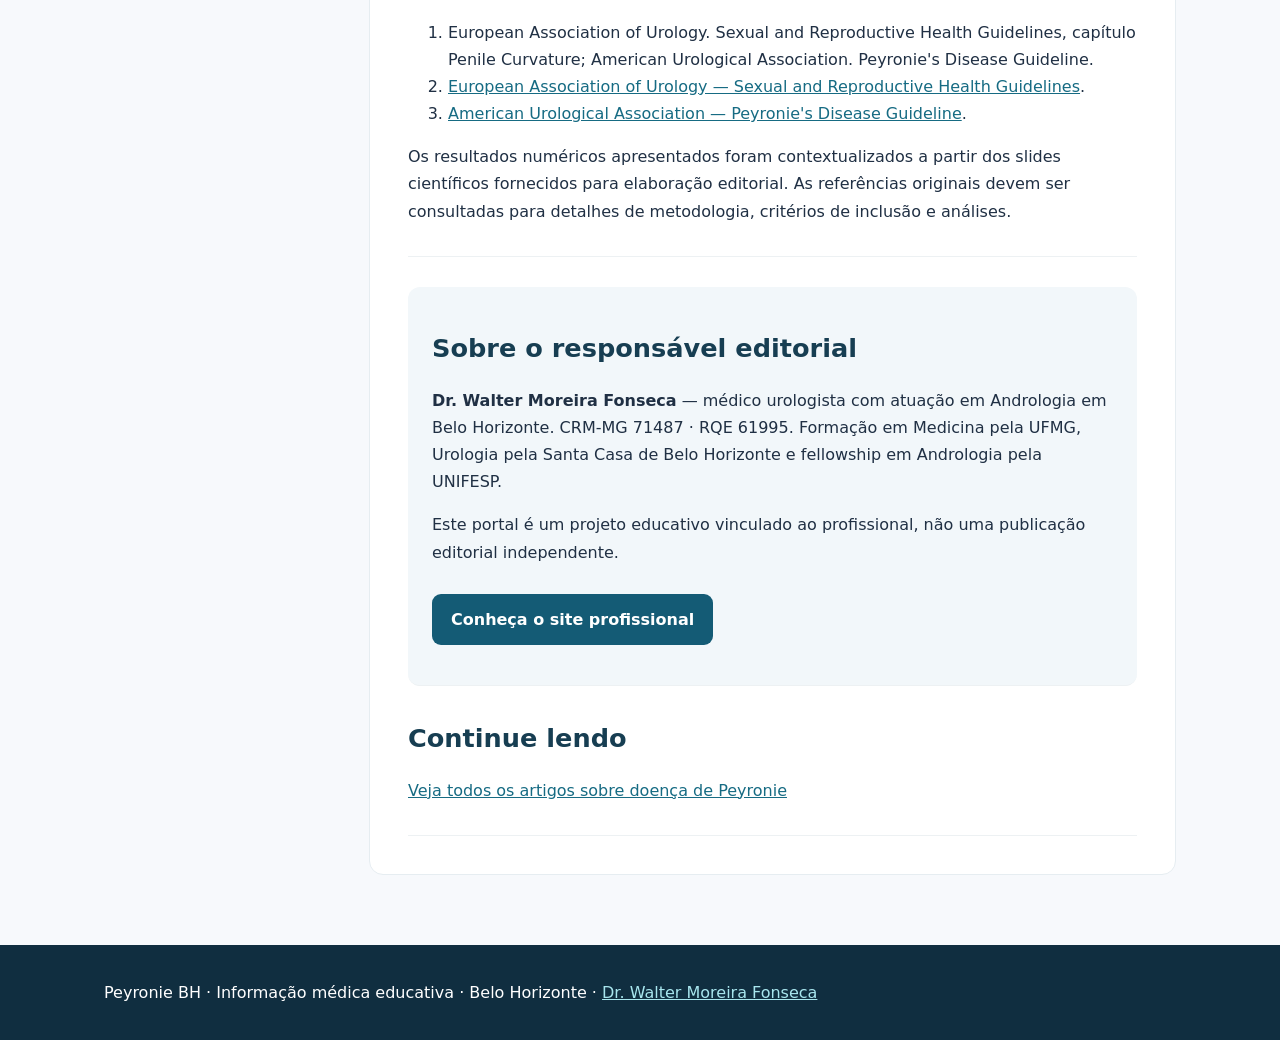
<file: blog/tratamento-conservador-peyronie-diretrizes-eau-aua/index.html>
<!doctype html><html lang="pt-BR"><head><meta charset="utf-8"><meta name="viewport" content="width=device-width,initial-scale=1"><title>Tratamento conservador da doença de Peyronie: o que dizem EAU e AUA? | Peyronie BH</title><meta name="description" content="Compare tração, bomba a vácuo, ondas de choque, tadalafila e terapias intralesionais nas diretrizes para Peyronie."><meta name="robots" content="index,follow"><link rel="canonical" href="https://wmfonseca0310-prog.github.io/peyroniebh/blog/tratamento-conservador-peyronie-diretrizes-eau-aua/"><link rel="stylesheet" href="../../style.css"><meta property="og:type" content="article"><meta property="og:title" content="Tratamento conservador da doença de Peyronie: o que dizem EAU e AUA?"><meta property="og:description" content="Compare tração, bomba a vácuo, ondas de choque, tadalafila e terapias intralesionais nas diretrizes para Peyronie."><meta property="og:url" content="https://wmfonseca0310-prog.github.io/peyroniebh/blog/tratamento-conservador-peyronie-diretrizes-eau-aua/"><script type="application/ld+json">{"@context":"https://schema.org","@type":"BlogPosting","headline":"Tratamento conservador da doença de Peyronie: o que dizem EAU e AUA?","description":"Compare tração, bomba a vácuo, ondas de choque, tadalafila e terapias intralesionais nas diretrizes para Peyronie.","inLanguage":"pt-BR","mainEntityOfPage":"https://wmfonseca0310-prog.github.io/peyroniebh/blog/tratamento-conservador-peyronie-diretrizes-eau-aua/","datePublished":"2026-11-10","dateModified":"2026-11-10","author":{"@type":"Person","name":"Dr. Walter Moreira Fonseca","url":"https://drwalterfonsecaandrologia.com.br/"},"publisher":{"@type":"Person","name":"Dr. Walter Moreira Fonseca"}}</script><script type="application/ld+json">{"@context":"https://schema.org","@type":"FAQPage","mainEntity":[{"@type":"Question","name":"A doença de Peyronie sempre precisa de cirurgia?","acceptedAnswer":{"@type":"Answer","text":"Não. A indicação depende da estabilidade da doença, deformidade, função erétil e impacto funcional."}},{"@type":"Question","name":"Os resultados dos estudos são garantidos?","acceptedAnswer":{"@type":"Answer","text":"Não. São médias de grupos com critérios e limitações próprias; o resultado individual pode variar."}},{"@type":"Question","name":"Onde buscar avaliação em Belo Horizonte?","acceptedAnswer":{"@type":"Answer","text":"A avaliação com urologista ou andrologista permite documentar a deformidade e discutir opções individualizadas."}}]}</script></head><body><header><div class="wrap top"><a class="brand" href="../../">Peyronie <span>BH</span></a><nav><a href="../../#diagnostico">Diagnóstico</a><a href="../../#tratamentos">Tratamentos</a><a href="../../#blog">Blog</a><a href="../../#autor">Responsável</a></nav></div></header><main><section class="hero"><div class="wrap"><span class="eyebrow">BLOG CIENTÍFICO · BELO HORIZONTE</span><h1>Tratamento conservador da doença de Peyronie: o que dizem EAU e AUA?</h1><p>Compare tração, bomba a vácuo, ondas de choque, tadalafila e terapias intralesionais nas diretrizes para Peyronie.</p></div></section><div class="wrap layout"><aside><strong>Neste artigo</strong><a href="#sec-1">Como as diretrizes orientam a escolha?</a><a href="#sec-2">Tração peniana</a><a href="#sec-3">Dispositivos a vácuo</a><a href="#sec-4">Ondas de choque</a><a href="#sec-5">Medicamentos orais e tadalafila</a><a href="#sec-6">Colagenase e outras injeções</a><a href="#sec-7">Quando considerar cirurgia?</a><a href="#sec-8">Como avaliar promessas de tratamento?</a><a href="#faq">Perguntas frequentes</a><a href="#refs">Referências</a></aside><article><p class="muted">Publicado em <time datetime="2026-11-10">10 de novembro de 2026</time> · Revisão editorial: Dr. Walter Moreira Fonseca</p><div class="notice"><strong>Informação educativa.</strong> Resultados de pesquisas não representam garantia de eficácia individual. Não substitui avaliação médica.</div><section><h2>Resposta rápida</h2><p>O primeiro passo é distinguir fase ativa e estável, documentar curvatura e deformidades, investigar dor, função erétil e impacto sexual. A decisão compartilhada depende da gravidade, preferências e da qualidade das evidências para cada intervenção.</p></section><section id="sec-1"><h2>Como as diretrizes orientam a escolha?</h2><p>O primeiro passo é distinguir fase ativa e estável, documentar curvatura e deformidades, investigar dor, função erétil e impacto sexual. A decisão compartilhada depende da gravidade, preferências e da qualidade das evidências para cada intervenção.</p></section><section id="sec-2"><h2>Tração peniana</h2><p>A EAU permite oferecer dispositivos de tração para redução da deformidade em pacientes selecionados, com recomendação fraca. O benefício varia com o protocolo e não se deve extrapolar resultados de um dispositivo para todos os demais.</p></section><section id="sec-3"><h2>Dispositivos a vácuo</h2><p>O vácuo pode integrar um tratamento multimodal em situações específicas. A qualidade dos dados é limitada, e sua eficácia isolada para corrigir curvatura não está estabelecida.</p></section><section id="sec-4"><h2>Ondas de choque</h2><p>A EAU é clara ao desaconselhar ondas de choque com a finalidade de corrigir curvatura ou reduzir placa. Há evidência de benefício sobre dor em alguns estudos, mas a dor também pode melhorar espontaneamente.</p></section><section id="sec-5"><h2>Medicamentos orais e tadalafila</h2><p>Medicamentos orais não devem ser anunciados como cura comprovada para a deformidade. A tadalafila pode ser considerada quando existe indicação para disfunção erétil, mas o estudo retrospectivo de Spirito não estabelece prevenção causal da progressão.</p></section><section id="sec-6"><h2>Colagenase e outras injeções</h2><p>A colagenase de Clostridium histolyticum possui evidência em populações selecionadas, com requisitos específicos e riscos. Disponibilidade e registro variam conforme país. Verapamil intralesional apresenta evidências inconsistentes e não deve ser vendido como solução definitiva.</p></section><section id="sec-7"><h2>Quando considerar cirurgia?</h2><p>Na doença estável com deformidade funcionalmente incapacitante, cirurgia pode ser considerada. A técnica depende de função erétil, tipo de curvatura, encurtamento e instabilidade; em disfunção erétil refratária, pode ser discutida prótese peniana.</p></section><section id="sec-8"><h2>Como avaliar promessas de tratamento?</h2><p>Desconfie de garantias de correção total, protocolos padronizados para todos ou alegações de que um único estudo substitui as diretrizes. Prefira decisão individualizada e acompanhamento com documentação da curvatura.</p></section><section id="faq"><h2>Perguntas frequentes</h2><h3>A doença de Peyronie sempre precisa de cirurgia?</h3><p>Não. A indicação depende da estabilidade da doença, deformidade, função erétil e impacto funcional.</p><h3>Os resultados dos estudos são garantidos?</h3><p>Não. São médias de grupos com critérios e limitações próprias; o resultado individual pode variar.</p><h3>Onde buscar avaliação em Belo Horizonte?</h3><p>A avaliação com urologista ou andrologista permite documentar a deformidade e discutir opções individualizadas.</p></section><section id="refs"><h2>Referências científicas</h2><ol><li>European Association of Urology. Sexual and Reproductive Health Guidelines, capítulo Penile Curvature; American Urological Association. Peyronie's Disease Guideline.</li><li><a href="https://uroweb.org/guidelines/sexual-and-reproductive-health" target="_blank" rel="noopener noreferrer">European Association of Urology — Sexual and Reproductive Health Guidelines</a>.</li><li><a href="https://www.auanet.org/guidelines-and-quality/guidelines/peyronies-disease-guideline" target="_blank" rel="noopener noreferrer">American Urological Association — Peyronie's Disease Guideline</a>.</li></ol><p>Os resultados numéricos apresentados foram contextualizados a partir dos slides científicos fornecidos para elaboração editorial. As referências originais devem ser consultadas para detalhes de metodologia, critérios de inclusão e análises.</p></section><section class="author"><h2>Sobre o responsável editorial</h2><p><strong>Dr. Walter Moreira Fonseca</strong> — médico urologista com atuação em Andrologia em Belo Horizonte. CRM-MG 71487 · RQE 61995. Formação em Medicina pela UFMG, Urologia pela Santa Casa de Belo Horizonte e fellowship em Andrologia pela UNIFESP.</p><p>Este portal é um projeto educativo vinculado ao profissional, não uma publicação editorial independente.</p><p><a class="btn" href="https://drwalterfonsecaandrologia.com.br/">Conheça o site profissional</a></p></section><section><h2>Continue lendo</h2><p><a href="../../#blog">Veja todos os artigos sobre doença de Peyronie</a></p></section></article></div></main><footer><div class="wrap">Peyronie BH · Informação médica educativa · Belo Horizonte · <a href="https://drwalterfonsecaandrologia.com.br/">Dr. Walter Moreira Fonseca</a></div></footer></body></html>
</file>
<file: style.css>
:root{font-family:Inter,system-ui,-apple-system,Segoe UI,sans-serif;color:#203044;background:#f7f9fc;line-height:1.7}*{box-sizing:border-box}body{margin:0}a{color:#166b83}header{background:white;border-bottom:1px solid #e5ebef;position:sticky;top:0;z-index:3}.wrap{max-width:1120px;margin:auto;padding:0 24px}.top{display:flex;align-items:center;justify-content:space-between;gap:20px;min-height:76px}.brand{font-size:1.5rem;font-weight:800;text-decoration:none;color:#183b50}.brand span{color:#16829a}nav{display:flex;gap:18px;flex-wrap:wrap}nav a{text-decoration:none;font-size:.91rem}.hero{background:linear-gradient(120deg,#103b53,#14788b);color:white;padding:75px 0}.hero .wrap{max-width:1120px}.hero h1{font-size:clamp(2rem,4vw,3.3rem);line-height:1.16;max-width:900px;margin:18px 0}.hero p{max-width:800px;font-size:1.14rem;color:#e1f3f6}.eyebrow{font-size:.8rem;letter-spacing:.11em;font-weight:700}.btn{display:inline-block;background:#fff;color:#12516a;text-decoration:none;padding:12px 19px;border-radius:9px;font-weight:700;margin-top:12px}.layout{display:grid;grid-template-columns:215px minmax(0,1fr);gap:50px;padding-top:45px;padding-bottom:70px}aside{align-self:start;position:sticky;top:100px;display:grid;gap:11px;font-size:.9rem}aside a{text-decoration:none}article{background:white;border:1px solid #e6edf1;border-radius:14px;padding:38px}article section{padding-top:15px;padding-bottom:15px;border-bottom:1px solid #edf1f3}h2{font-size:1.6rem;line-height:1.3;color:#173e52}h3{font-size:1.14rem;color:#25556b;margin-top:25px}.notice{background:#edf7f8;border-left:4px solid #20869b;padding:18px;border-radius:5px}.author{background:#f2f7fa;padding:24px!important;border-radius:12px;margin-top:30px}.author .btn{background:#145b75;color:white}.muted{color:#667782;font-size:.87rem}footer{background:#102e40;color:white;padding:34px 0}footer a{color:#a8e6ee}@media(max-width:760px){nav{gap:9px}nav a{font-size:.8rem}.layout{display:block;padding-top:22px}aside{position:static;display:flex;flex-wrap:wrap;margin-bottom:20px;gap:12px}article{padding:21px}.hero{padding:45px 0}.top{align-items:flex-start;padding-top:15px;padding-bottom:15px;flex-direction:column}}
</file>
